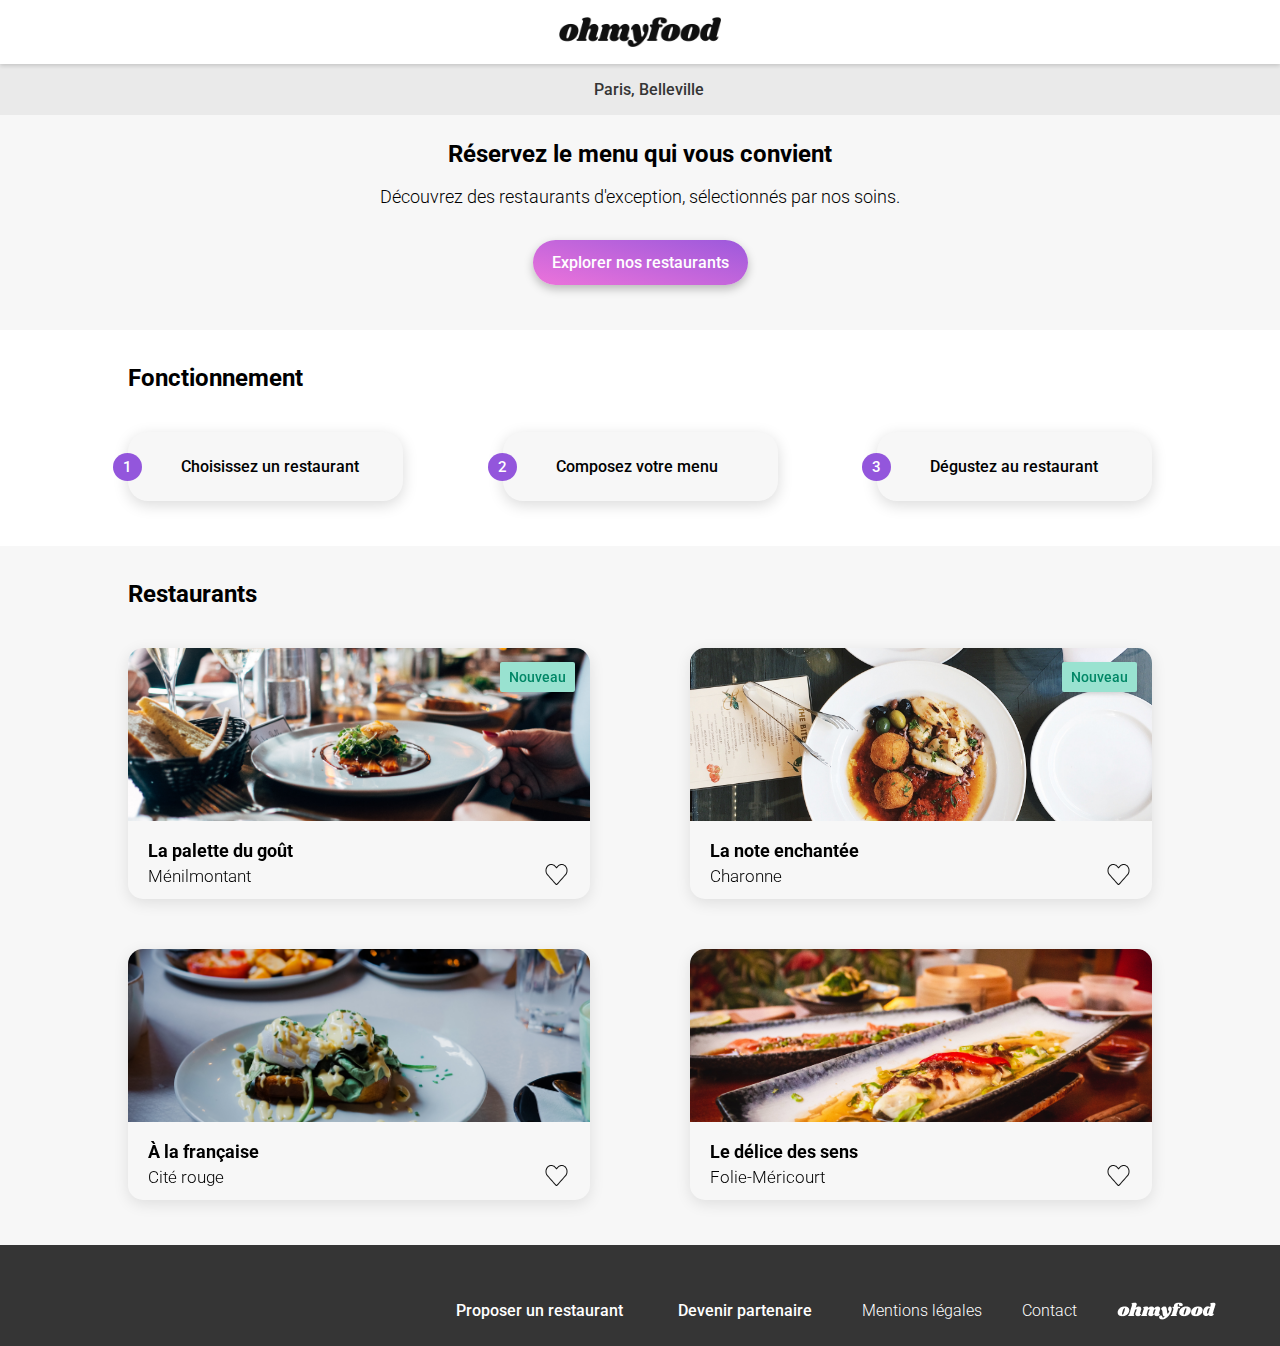
<file: index.html>
<!DOCTYPE html>
<html lang="fr">
<head>
    <meta charset="UTF-8">
    <meta name="viewport" content="width=device-width, initial-scale=1.0">
    <title>Ohmyfood</title>
    <link rel="preconnect" href="https://fonts.googleapis.com">
    <link rel="preconnect" href="https://fonts.gstatic.com" crossorigin>
    <link href="https://fonts.googleapis.com/css2?family=Roboto:wght@300;400;500;700&family=Shrikhand&display=swap" rel="stylesheet">
    <link rel="stylesheet" href="https://cdnjs.cloudflare.com/ajax/libs/font-awesome/6.4.0/css/all.min.css" integrity="sha512-iecdLmaskl7CVkqkXNQ/ZH/XLlvWZOJyj7Yy7tcenmpD1ypASozpmT/E0iPtmFIB46ZmdtAc9eNBvH0H/ZpiBw==" crossorigin="anonymous" referrerpolicy="no-referrer" />
    <link rel="stylesheet" href="assets/style/main.css">
</head>
<body>
    <div class="loader">
        <img src="assets/icons/loader.svg" alt="loader">
    </div>
    <div class="body_loading">
        <header class="header">
            <div class="header_logo">
                <img src="assets/images/logo/ohmyfood.png" alt="logo">
            </div>
            <div class="header_localisation-bar">
                <i class="fa-solid fa-location-dot"></i>
                <p>Paris, Belleville</p>
            </div>
        </header>
        <main>
            <section class="exploration">
                <h1>Réservez le menu qui vous convient</h1>
                <p>Découvrez des restaurants d'exception, sélectionnés par nos soins.</p>
                <button>Explorer nos restaurants</button>
            </section>
            <section class="explanation">
                <h1>Fonctionnement</h1>
                <div class="explanation_container">
                    <article class="explanation_bar" id="bar1">
                        <span>1</span>
                        <i class="fa-solid fa-mobile-screen-button"></i>
                        <p>Choisissez un restaurant</p>
                    </article>
                    <article class="explanation_bar" id="bar2">
                        <span>2</span>
                        <i class="fa-solid fa-list-ul"></i>
                        <p>Composez votre menu</p>
                    </article>
                    <article class="explanation_bar" id="bar3">
                        <span>3</span>
                        <i class="fa-solid fa-store"></i>
                        <p>Dégustez au restaurant</p>
                    </article>
                </div>
            </section>
            <section class="restaurants">
                <h1>Restaurants</h1>
                <article class="card" id="card_1" onclick="window.open('./restaurants/palette_du_gout.html')">
                    <img src="assets/images/restaurants/jay-wennington-N_Y88TWmGwA-unsplash.jpg" alt="restaurant-1">
                    <p class="card_badge">Nouveau</p>
                    <div class="card_content">
                        <div class="card_text">
                            <h2>La palette du goût</h2>
                            <p>Ménilmontant</p>
                        </div>
                        <div class="card_like">
                            <input type="image" src="assets/icons/heart.png" alt="like" class="card_unliked">
                            <input type="image" src="assets/icons/heart-liked.png" alt="liked" class="card_liked">
                        </div>
                    </div>
                </article>
                <article class="card" id="card_2" onclick="window.open('./restaurants/note_enchantee.html')">
                    <img src="assets/images/restaurants/stil-u2Lp8tXIcjw-unsplash.jpg" alt="restaurant-2">
                    <p class="card_badge">Nouveau</p>
                    <div class="card_content">
                        <div class="card_text">
                            <h2>La note enchantée</h2>
                            <p>Charonne</p>
                        </div>
                        <div class="card_like">
                            <input type="image" src="assets/icons/heart.png" alt="like" class="card_unliked">
                            <input type="image" src="assets/icons/heart-liked.png" alt="liked" class="card_liked">
                        </div>
                    </div>
                </article>
                <article class="card" id="card_3" onclick="window.open('./restaurants/a_la_francaise.html')">
                    <img src="assets/images/restaurants/toa-heftiba-DQKerTsQwi0-unsplash.jpg" alt="restaurant-3">
                    <div class="card_content">
                        <div class="card_text">
                            <h2>À la française</h2>
                            <p>Cité rouge</p>
                        </div>
                        <div class="card_like">
                            <input type="image" src="assets/icons/heart.png" alt="like" class="card_unliked">
                            <input type="image" src="assets/icons/heart-liked.png" alt="liked" class="card_liked">
                        </div>
                    </div>
                </article>
                <article class="card" id="card_4" onclick="window.open('./restaurants/delice_des_sens.html')">
                    <img src="assets/images/restaurants/louis-hansel-shotsoflouis-qNBGVyOCY8Q-unsplash.jpg" alt="restaurant-4">
                    <div class="card_content">
                        <div class="card_text">
                            <h2>Le délice des sens</h2>
                            <p>Folie-Méricourt</p>
                        </div>
                        <div class="card_like">
                            <input type="image" src="assets/icons/heart.png" alt="like" class="card_unliked">
                            <input type="image" src="assets/icons/heart-liked.png" alt="liked" class="card_liked">
                        </div>
                    </div>
                </article>
            </section>
        </main>
        <footer class="footer">
            <img src="../assets/images/logo/ohmyfood_white.png" alt="logo">
            <div class="navbar">
                <ul class="navbar_list">
                    <li><a href="#"><i class="fa-solid fa-utensils"></i>Proposer un restaurant</a></li>
                    <li><a href="#"><i class="fa-solid fa-handshake-angle"></i>Devenir partenaire</a></li>
                </ul>
                <ul class="navbar_list-lighter">
                    <li><a href="#">Mentions légales</a></li>
                    <li><a href="mailto:mail@ohmyfood.fr">Contact</a></li>
                </ul>
            </div>
        </footer>
    </div>
</body>
</html>
</file>
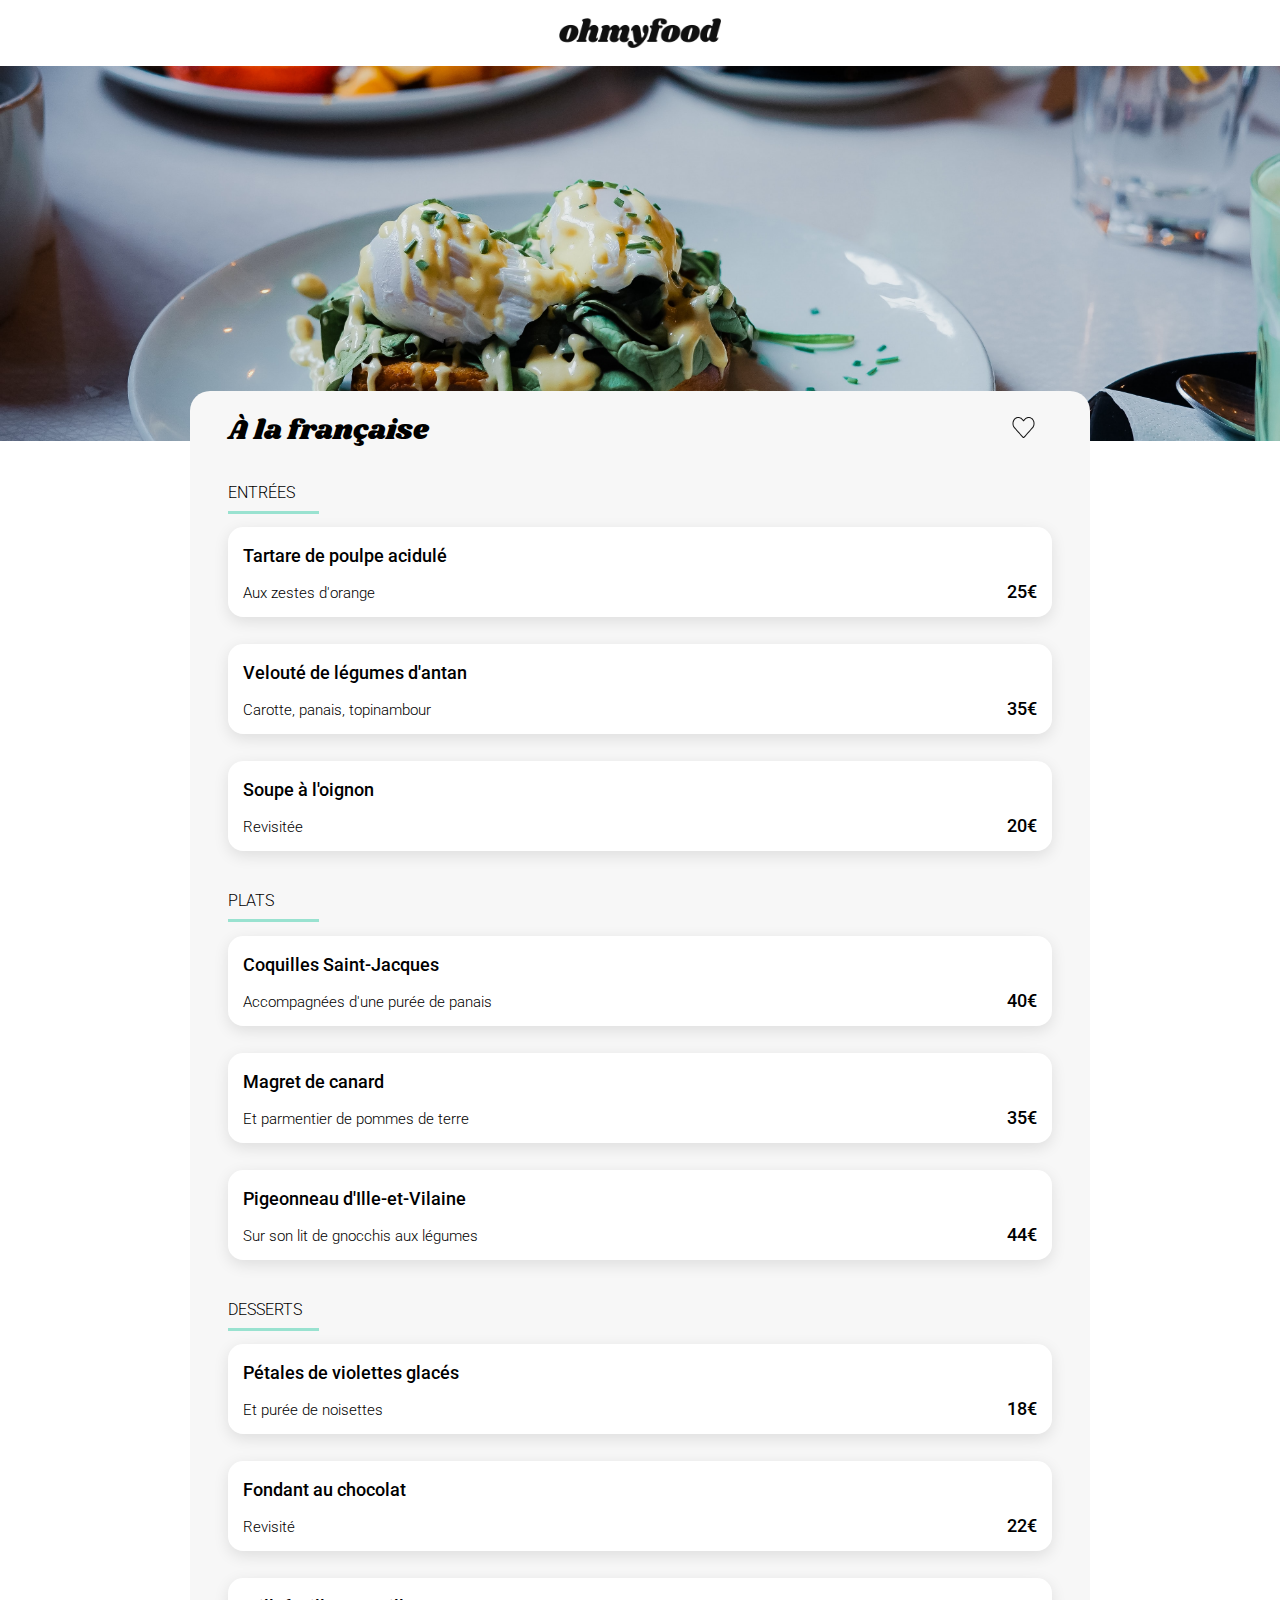
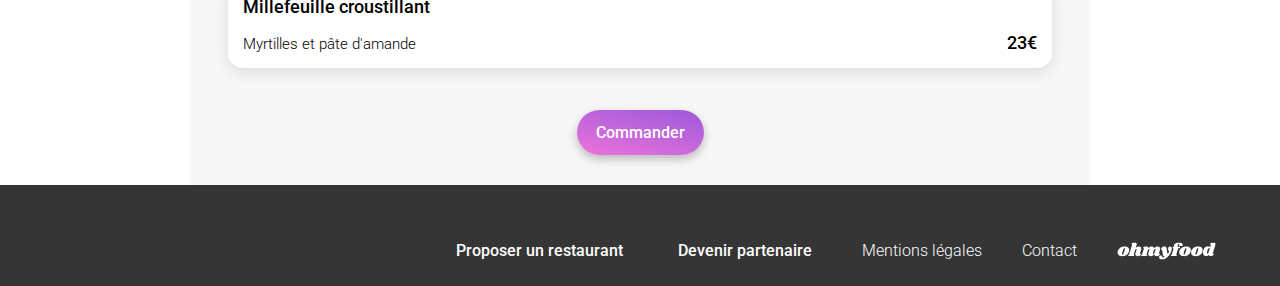
<file: restaurants/a_la_francaise.html>
<!DOCTYPE html>
<html lang="fr">
<head>
    <meta charset="UTF-8">
    <meta name="viewport" content="width=device-width, initial-scale=1.0">
    <title>À la française</title>
    <link rel="preconnect" href="https://fonts.googleapis.com">
    <link rel="preconnect" href="https://fonts.gstatic.com" crossorigin>
    <link href="https://fonts.googleapis.com/css2?family=Roboto:wght@300;400;500;700&family=Shrikhand&display=swap" rel="stylesheet">
    <link rel="stylesheet" href="https://cdnjs.cloudflare.com/ajax/libs/font-awesome/6.4.0/css/all.min.css" integrity="sha512-iecdLmaskl7CVkqkXNQ/ZH/XLlvWZOJyj7Yy7tcenmpD1ypASozpmT/E0iPtmFIB46ZmdtAc9eNBvH0H/ZpiBw==" crossorigin="anonymous" referrerpolicy="no-referrer" />
    <link rel="stylesheet" href="../assets/style/main.css">
</head>
<body>
    <div class="body_container">
    <header>
        <a href="../index.html"><i class="header_arrow fa-solid fa-arrow-left"></i></a>
        <div class="header_logo">
            <img src="../assets/images/logo/ohmyfood.png" alt="logo">
        </div>
        <div class="header_restaurant">
            <img src="../assets/images/restaurants/toa-heftiba-DQKerTsQwi0-unsplash.jpg" alt="restaurant">
        </div>
    </header>
    <main>
        <div class="menu_restaurant">
            <div class="menu_header">
                <h1>À la française</h1>
                <div class="card_like">
                    <input type="image" src="../assets/icons/heart.png" alt="like" class="card_unliked">
                    <input type="image" src="../assets/icons/heart-liked.png" alt="liked" class="card_liked">
                </div>
            </div>
            <section class="menu_section">
                <h2>ENTRÉES</h2>
                <article class="menu_item">
                    <div class="menu_text">
                        <h3>Tartare de poulpe acidulé</h3>
                        <p>Aux zestes d'orange</p>
                    </div>
                    <span>25€</span>
                    <div class="menu_icon">
                        <i class="fa-solid fa-check"></i>
                    </div>
                </article>
                <article class="menu_item">
                    <div class="menu_text">
                        <h3>Velouté de légumes d'antan</h3>
                        <p>Carotte, panais, topinambour</p>
                    </div>
                    <span>35€</span>
                    <div class="menu_icon">
                        <i class="fa-solid fa-check"></i>
                    </div>
                </article>
                <article class="menu_item">
                    <div class="menu_text">
                        <h3>Soupe à l'oignon</h3>
                        <p>Revisitée</p>
                    </div>
                    <span>20€</span>
                    <div class="menu_icon">
                        <i class="fa-solid fa-check"></i>
                    </div>
                </article>
            </section>
            <section class="menu_section">
                <h2>PLATS</h2>
                <article class="menu_item">
                    <div class="menu_text">
                        <h3>Coquilles Saint-Jacques</h3>
                        <p>Accompagnées d'une purée de panais</p>
                    </div>
                    <span>40€</span>
                    <div class="menu_icon">
                        <i class="fa-solid fa-check"></i>
                    </div>
                </article>
                <article class="menu_item">
                    <div class="menu_text">
                        <h3>Magret de canard</h3>
                        <p>Et parmentier de pommes de terre</p>
                    </div>
                    <span>35€</span>
                    <div class="menu_icon">
                        <i class="fa-solid fa-check"></i>
                    </div>
                </article>
                <article class="menu_item">
                    <div class="menu_text">
                        <h3>Pigeonneau d'Ille-et-Vilaine</h3>
                        <p>Sur son lit de gnocchis aux légumes</p>
                    </div>
                    <span>44€</span>
                    <div class="menu_icon">
                        <i class="fa-solid fa-check"></i>
                    </div>
                </article>
            </section>
            <section class="menu_section">
                <h2>DESSERTS</h2>
                <article class="menu_item">
                    <div class="menu_text">
                        <h3>Pétales de violettes glacés</h3>
                        <p>Et purée de noisettes</p>
                    </div>
                    <span>18€</span>
                    <div class="menu_icon">
                        <i class="fa-solid fa-check"></i>
                    </div>
                </article>
                <article class="menu_item">
                    <div class="menu_text">
                        <h3>Fondant au chocolat</h3>
                        <p>Revisité</p>
                    </div>
                    <span>22€</span>
                    <div class="menu_icon">
                        <i class="fa-solid fa-check"></i>
                    </div>
                </article>
                <article class="menu_item">
                    <div class="menu_text">
                        <h3>Millefeuille croustillant</h3>
                        <p>Myrtilles et pâte d'amande</p>
                    </div>
                    <span>23€</span>
                    <div class="menu_icon">
                        <i class="fa-solid fa-check"></i>
                    </div>
                </article>
            </section>
            <button>Commander</button>
        </div>
    </main>
    <footer class="footer">
        <img src="../assets/images/logo/ohmyfood_white.png" alt="logo">
        <div class="navbar">
            <ul class="navbar_list">
                <li><a href="#"><i class="fa-solid fa-utensils"></i>Proposer un restaurant</a></li>
                <li><a href="#"><i class="fa-solid fa-handshake-angle"></i>Devenir partenaire</a></li>
            </ul>
            <ul class="navbar_list-lighter">
                <li><a href="#">Mentions légales</a></li>
                <li><a href="mailto:mail@ohmyfood.fr">Contact</a></li>
            </ul>
        </div>
    </footer>
    </div>
</body>
</file>
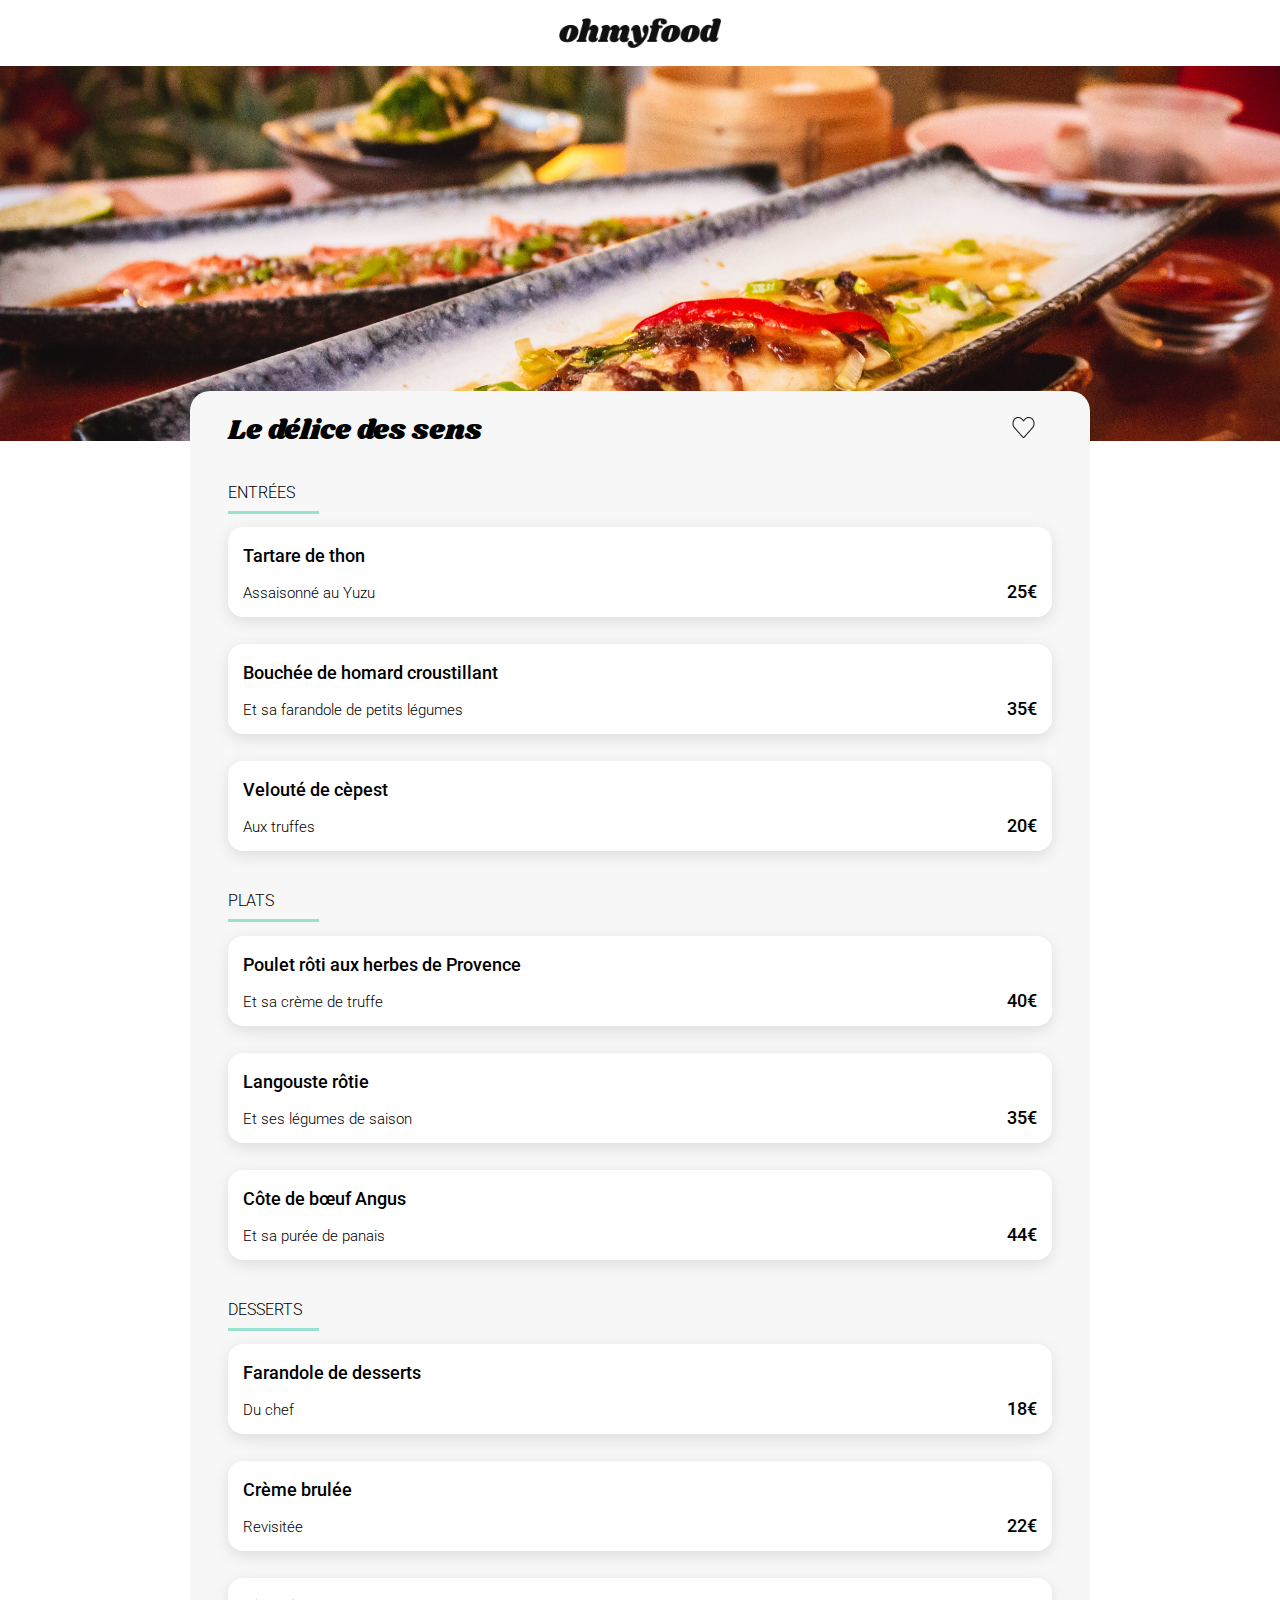
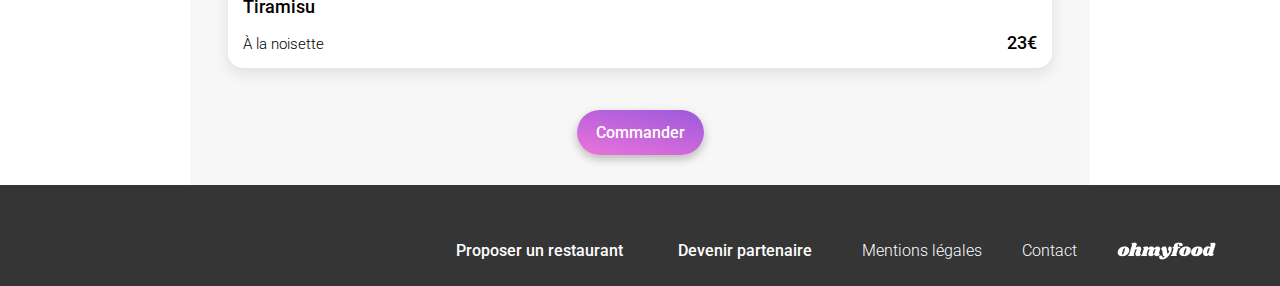
<file: restaurants/delice_des_sens.html>
<!DOCTYPE html>
<html lang="fr">
<head>
    <meta charset="UTF-8">
    <meta name="viewport" content="width=device-width, initial-scale=1.0">
    <title>Le délice des sens</title>
    <link rel="preconnect" href="https://fonts.googleapis.com">
    <link rel="preconnect" href="https://fonts.gstatic.com" crossorigin>
    <link href="https://fonts.googleapis.com/css2?family=Roboto:wght@300;400;500;700&family=Shrikhand&display=swap" rel="stylesheet">
    <link rel="stylesheet" href="https://cdnjs.cloudflare.com/ajax/libs/font-awesome/6.4.0/css/all.min.css" integrity="sha512-iecdLmaskl7CVkqkXNQ/ZH/XLlvWZOJyj7Yy7tcenmpD1ypASozpmT/E0iPtmFIB46ZmdtAc9eNBvH0H/ZpiBw==" crossorigin="anonymous" referrerpolicy="no-referrer" />
    <link rel="stylesheet" href="../assets/style/main.css">
</head>
<body>
    <div class="body_container">
    <header>
        <a href="index.html"><i class="header_arrow fa-solid fa-arrow-left"></i></a>
        <div class="header_logo">
            <img src="../assets/images/logo/ohmyfood.png" alt="logo">
        </div>
        <div class="header_restaurant">
            <img src="../assets/images/restaurants/louis-hansel-shotsoflouis-qNBGVyOCY8Q-unsplash.jpg" alt="restaurant">
        </div>
    </header>
    <main>
        <div class="menu_restaurant">
            <div class="menu_header">
                <h1>Le délice des sens</h1>
                <div class="card_like">
                    <input type="image" src="../assets/icons/heart.png" alt="like" class="card_unliked">
                    <input type="image" src="../assets/icons/heart-liked.png" alt="liked" class="card_liked">
                </div>
            </div>
            <section class="menu_section">
                <h2>ENTRÉES</h2>
                <article class="menu_item">
                    <div class="menu_text">
                        <h3>Tartare de thon</h3>
                        <p>Assaisonné au Yuzu</p>
                    </div>
                    <span>25€</span>
                    <div class="menu_icon">
                        <i class="fa-solid fa-check"></i>
                    </div>
                </article>
                <article class="menu_item">
                    <div class="menu_text">
                        <h3>Bouchée de homard croustillant </h3>
                        <p>Et sa farandole de petits légumes</p>
                    </div>
                    <span>35€</span>
                    <div class="menu_icon">
                        <i class="fa-solid fa-check"></i>
                    </div>
                </article>
                <article class="menu_item">
                    <div class="menu_text">
                        <h3>Velouté de cèpest</h3>
                        <p>Aux truffes</p>
                    </div>
                    <span>20€</span>
                    <div class="menu_icon">
                        <i class="fa-solid fa-check"></i>
                    </div>
                </article>
            </section>
            <section class="menu_section">
                <h2>PLATS</h2>
                <article class="menu_item">
                    <div class="menu_text">
                        <h3>Poulet rôti aux herbes de Provence</h3>
                        <p>Et sa crème de truffe</p>
                    </div>
                    <span>40€</span>
                    <div class="menu_icon">
                        <i class="fa-solid fa-check"></i>
                    </div>
                </article>
                <article class="menu_item">
                    <div class="menu_text">
                        <h3>Langouste rôtie</h3>
                        <p>Et ses légumes de saison</p>
                    </div>
                    <span>35€</span>
                    <div class="menu_icon">
                        <i class="fa-solid fa-check"></i>
                    </div>
                </article>
                <article class="menu_item">
                    <div class="menu_text">
                        <h3>Côte de bœuf Angus</h3>
                        <p>Et sa purée de panais</p>
                    </div>
                    <span>44€</span>
                    <div class="menu_icon">
                        <i class="fa-solid fa-check"></i>
                    </div>
                </article>
            </section>
            <section class="menu_section">
                <h2>DESSERTS</h2>
                <article class="menu_item">
                    <div class="menu_text">
                        <h3>Farandole de desserts</h3>
                        <p>Du chef</p>
                    </div>
                    <span>18€</span>
                    <div class="menu_icon">
                        <i class="fa-solid fa-check"></i>
                    </div>
                </article>
                <article class="menu_item">
                    <div class="menu_text">
                        <h3>Crème brulée</h3>
                        <p>Revisitée</p>
                    </div>
                    <span>22€</span>
                    <div class="menu_icon">
                        <i class="fa-solid fa-check"></i>
                    </div>
                </article>
                <article class="menu_item">
                    <div class="menu_text">
                        <h3>Tiramisu</h3>
                        <p>À la noisette</p>
                    </div>
                    <span>23€</span>
                    <div class="menu_icon">
                        <i class="fa-solid fa-check"></i>
                    </div>
                </article>
            </section>
            <button>Commander</button>
        </div>
    </main>
    <footer class="footer">
        <img src="../assets/images/logo/ohmyfood_white.png" alt="logo">
        <div class="navbar">
            <ul class="navbar_list">
                <li><a href="#"><i class="fa-solid fa-utensils"></i>Proposer un restaurant</a></li>
                <li><a href="#"><i class="fa-solid fa-handshake-angle"></i>Devenir partenaire</a></li>
            </ul>
            <ul class="navbar_list-lighter">
                <li><a href="#">Mentions légales</a></li>
                <li><a href="mailto:mail@ohmyfood.fr">Contact</a></li>
            </ul>
        </div>
    </footer>
    </div>
</body>
</file>
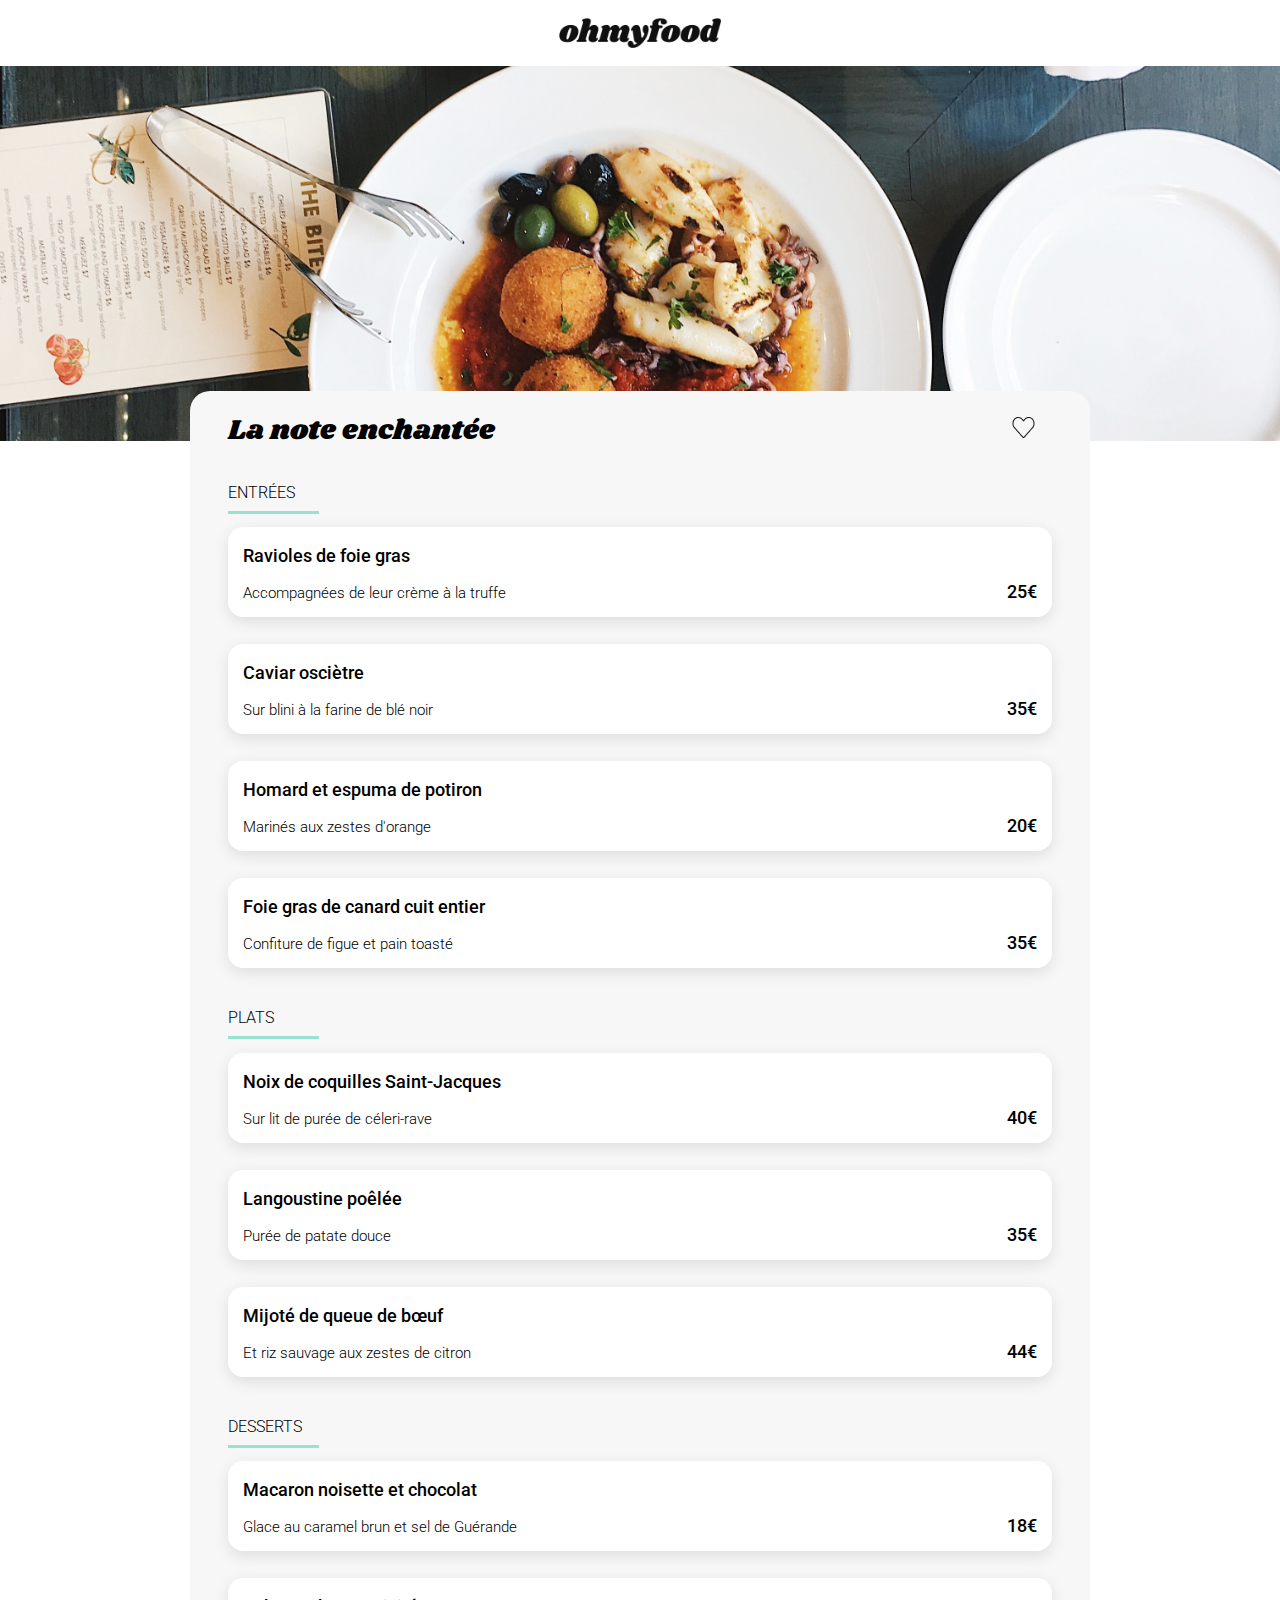
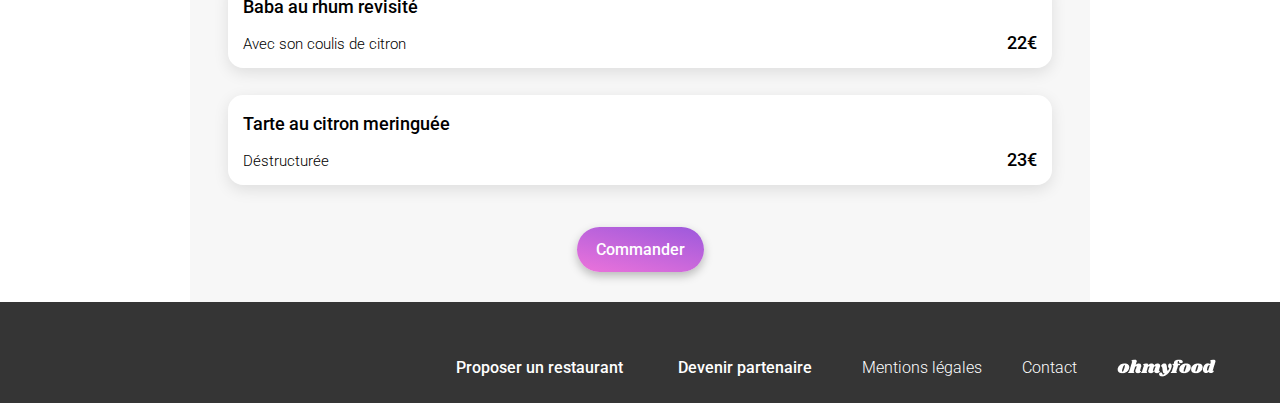
<file: restaurants/note_enchantee.html>
<!DOCTYPE html>
<html lang="fr">
<head>
    <meta charset="UTF-8">
    <meta name="viewport" content="width=device-width, initial-scale=1.0">
    <title>La note enchantée</title>
    <link rel="preconnect" href="https://fonts.googleapis.com">
    <link rel="preconnect" href="https://fonts.gstatic.com" crossorigin>
    <link href="https://fonts.googleapis.com/css2?family=Roboto:wght@300;400;500;700&family=Shrikhand&display=swap" rel="stylesheet">
    <link rel="stylesheet" href="https://cdnjs.cloudflare.com/ajax/libs/font-awesome/6.4.0/css/all.min.css" integrity="sha512-iecdLmaskl7CVkqkXNQ/ZH/XLlvWZOJyj7Yy7tcenmpD1ypASozpmT/E0iPtmFIB46ZmdtAc9eNBvH0H/ZpiBw==" crossorigin="anonymous" referrerpolicy="no-referrer" />
    <link rel="stylesheet" href="../assets/style/main.css">
</head>
<body>
    <div class="body_container">
    <header>
        <a href="../index.html"><i class="header_arrow fa-solid fa-arrow-left"></i></a>
        <div class="header_logo">
            <img src="../assets/images/logo/ohmyfood.png" alt="logo">
        </div>
        <div class="header_restaurant">
            <img src="../assets/images/restaurants/stil-u2Lp8tXIcjw-unsplash.jpg" alt="restaurant">
        </div>
    </header>
    <main>
        <div class="menu_restaurant">
            <div class="menu_header">
                <h1>La note enchantée</h1>
                <div class="card_like">
                    <input type="image" src="../assets/icons/heart.png" alt="like" class="card_unliked">
                    <input type="image" src="../assets/icons/heart-liked.png" alt="liked" class="card_liked">
                </div>
            </div>
            <section class="menu_section">
                <h2>ENTRÉES</h2>
                <article class="menu_item">
                    <div class="menu_text">
                        <h3>Ravioles de foie gras</h3>
                        <p>Accompagnées de leur crème à la truffe</p>
                    </div>
                    <span>25€</span>
                    <div class="menu_icon">
                        <i class="fa-solid fa-check"></i>
                    </div>
                </article>
                <article class="menu_item">
                    <div class="menu_text">
                        <h3>Caviar osciètre</h3>
                        <p>Sur blini à la farine de blé noir</p>
                    </div>
                    <span>35€</span>
                    <div class="menu_icon">
                        <i class="fa-solid fa-check"></i>
                    </div>
                </article>
                <article class="menu_item">
                    <div class="menu_text">
                        <h3>Homard et espuma de potiron</h3>
                        <p>Marinés aux zestes d'orange</p>
                    </div>
                    <span>20€</span>
                    <div class="menu_icon">
                        <i class="fa-solid fa-check"></i>
                    </div>
                </article>
                <article class="menu_item">
                    <div class="menu_text">
                        <h3>Foie gras de canard cuit entier</h3>
                        <p>Confiture de figue et pain toasté</p>
                    </div>
                    <span>35€</span>
                    <div class="menu_icon">
                        <i class="fa-solid fa-check"></i>
                    </div>
                </article>
            </section>
            <section class="menu_section">
                <h2>PLATS</h2>
                <article class="menu_item">
                    <div class="menu_text">
                        <h3>Noix de coquilles Saint-Jacques</h3>
                        <p>Sur lit de purée de céleri-rave</p>
                    </div>
                    <span>40€</span>
                    <div class="menu_icon">
                        <i class="fa-solid fa-check"></i>
                    </div>
                </article>
                <article class="menu_item">
                    <div class="menu_text">
                        <h3>Langoustine poêlée</h3>
                        <p>Purée de patate douce</p>
                    </div>
                    <span>35€</span>
                    <div class="menu_icon">
                        <i class="fa-solid fa-check"></i>
                    </div>
                </article>
                <article class="menu_item">
                    <div class="menu_text">
                        <h3>Mijoté de queue de bœuf</h3>
                        <p>Et riz sauvage aux zestes de citron</p>
                    </div>
                    <span>44€</span>
                    <div class="menu_icon">
                        <i class="fa-solid fa-check"></i>
                    </div>
                </article>
            </section>
            <section class="menu_section">
                <h2>DESSERTS</h2>
                <article class="menu_item">
                    <div class="menu_text">
                        <h3>Macaron noisette et chocolat</h3>
                        <p>Glace au caramel brun et sel de Guérande</p>
                    </div>
                    <span>18€</span>
                    <div class="menu_icon">
                        <i class="fa-solid fa-check"></i>
                    </div>
                </article>
                <article class="menu_item">
                    <div class="menu_text">
                        <h3>Baba au rhum revisité</h3>
                        <p>Avec son coulis de citron</p>
                    </div>
                    <span>22€</span>
                    <div class="menu_icon">
                        <i class="fa-solid fa-check"></i>
                    </div>
                </article>
                <article class="menu_item">
                    <div class="menu_text">
                        <h3>Tarte au citron meringuée</h3>
                        <p>Déstructurée</p>
                    </div>
                    <span>23€</span>
                    <div class="menu_icon">
                        <i class="fa-solid fa-check"></i>
                    </div>
                </article>
            </section>
            <button>Commander</button>
        </div>
    </main>
    <footer class="footer">
        <img src="../assets/images/logo/ohmyfood_white.png" alt="logo">
        <div class="navbar">
            <ul class="navbar_list">
                <li><a href="#"><i class="fa-solid fa-utensils"></i>Proposer un restaurant</a></li>
                <li><a href="#"><i class="fa-solid fa-handshake-angle"></i>Devenir partenaire</a></li>
            </ul>
            <ul class="navbar_list-lighter">
                <li><a href="#">Mentions légales</a></li>
                <li><a href="mailto:mail@ohmyfood.fr">Contact</a></li>
            </ul>
        </div>
    </footer>
    </div>
</body>
</file>
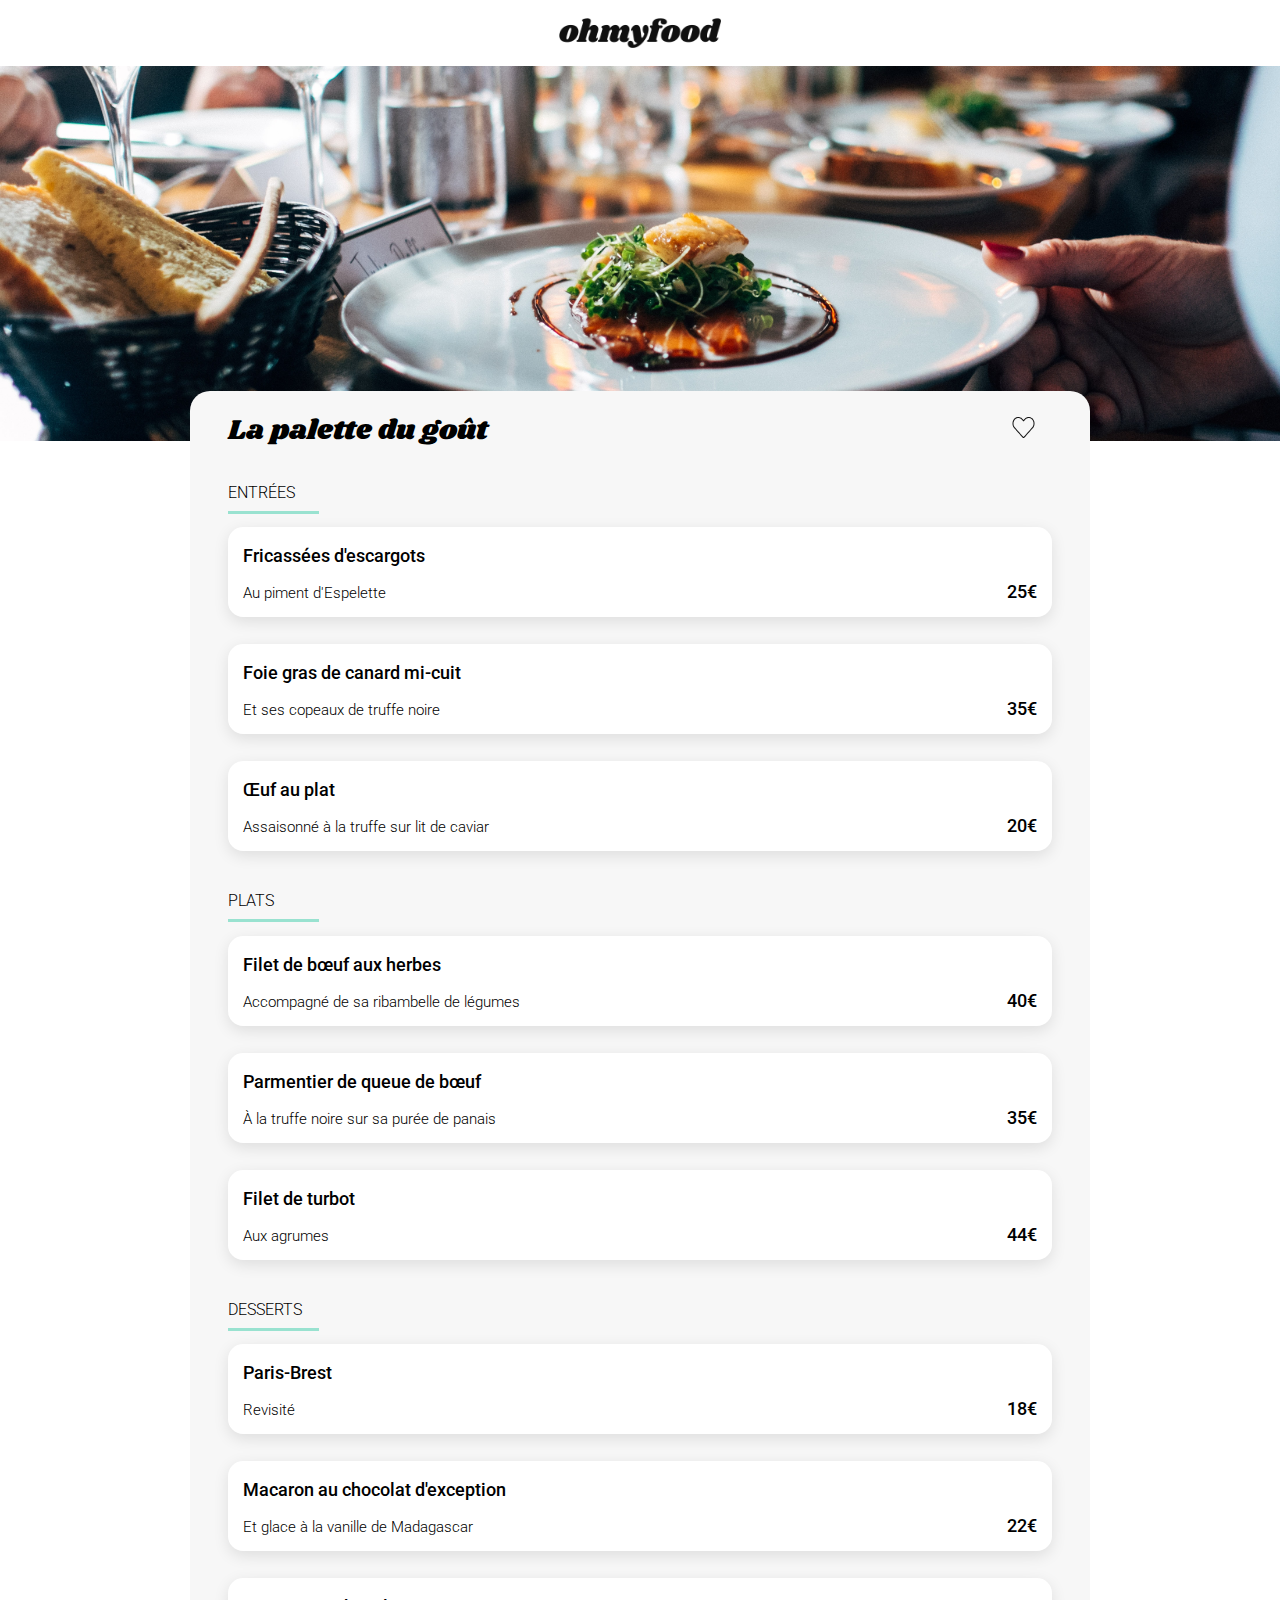
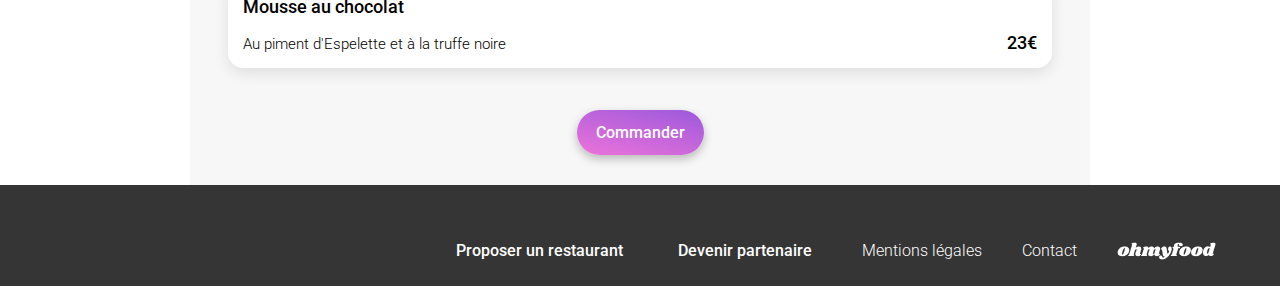
<file: restaurants/palette_du_gout.html>
<!DOCTYPE html>
<html lang="fr">
<head>
    <meta charset="UTF-8">
    <meta name="viewport" content="width=device-width, initial-scale=1.0">
    <title>La palette du goût</title>
    <link rel="preconnect" href="https://fonts.googleapis.com">
    <link rel="preconnect" href="https://fonts.gstatic.com" crossorigin>
    <link href="https://fonts.googleapis.com/css2?family=Roboto:wght@300;400;500;700&family=Shrikhand&display=swap" rel="stylesheet">
    <link rel="stylesheet" href="https://cdnjs.cloudflare.com/ajax/libs/font-awesome/6.4.0/css/all.min.css" integrity="sha512-iecdLmaskl7CVkqkXNQ/ZH/XLlvWZOJyj7Yy7tcenmpD1ypASozpmT/E0iPtmFIB46ZmdtAc9eNBvH0H/ZpiBw==" crossorigin="anonymous" referrerpolicy="no-referrer" />
    <link rel="stylesheet" href="../assets/style/main.css">
</head>
<body>
    <div class="body_container">
    <header>
        <a href="../index.html"><i class="header_arrow fa-solid fa-arrow-left"></i></a>
        <div class="header_logo">
            <img src="../assets/images/logo/ohmyfood.png" alt="logo">
        </div>
        <div class="header_restaurant">
            <img src="../assets/images/restaurants/jay-wennington-N_Y88TWmGwA-unsplash.jpg" alt="restaurant">
        </div>
    </header>
    <main>
        <div class="menu_restaurant">
            <div class="menu_header">
                <h1>La palette du goût</h1>
                <div class="card_like">
                    <input type="image" src="../assets/icons/heart.png" alt="like" class="card_unliked">
                    <input type="image" src="../assets/icons/heart-liked.png" alt="liked" class="card_liked">
                </div>
            </div>
            <section class="menu_section">
                <h2>ENTRÉES</h2>
                <article class="menu_item">
                    <div class="menu_text">
                        <h3>Fricassées d'escargots</h3>
                        <p>Au piment d'Espelette</p>
                    </div>
                    <span>25€</span>
                    <div class="menu_icon">
                        <i class="fa-solid fa-check"></i>
                    </div>
                </article>
                <article class="menu_item">
                    <div class="menu_text">
                        <h3>Foie gras de canard mi-cuit</h3>
                        <p>Et ses copeaux de truffe noire</p>
                    </div>
                    <span>35€</span>
                    <div class="menu_icon">
                        <i class="fa-solid fa-check"></i>
                    </div>
                </article>
                <article class="menu_item">
                    <div class="menu_text">
                        <h3>Œuf au plat</h3>
                        <p>Assaisonné à la truffe sur lit de caviar</p>
                    </div>
                    <span>20€</span>
                    <div class="menu_icon">
                        <i class="fa-solid fa-check"></i>
                    </div>
                </article>
            </section>
            <section class="menu_section">
                <h2>PLATS</h2>
                <article class="menu_item">
                    <div class="menu_text">
                        <h3>Filet de bœuf aux herbes</h3>
                        <p>Accompagné de sa ribambelle de légumes</p>
                    </div>
                    <span>40€</span>
                    <div class="menu_icon">
                        <i class="fa-solid fa-check"></i>
                    </div>
                </article>
                <article class="menu_item">
                    <div class="menu_text">
                        <h3>Parmentier de queue de bœuf</h3>
                        <p>À la truffe noire sur sa purée de panais</p>
                    </div>
                    <span>35€</span>
                    <div class="menu_icon">
                        <i class="fa-solid fa-check"></i>
                    </div>
                </article>
                <article class="menu_item">
                    <div class="menu_text">
                        <h3>Filet de turbot</h3>
                        <p>Aux agrumes</p>
                    </div>
                    <span>44€</span>
                    <div class="menu_icon">
                        <i class="fa-solid fa-check"></i>
                    </div>
                </article>
            </section>
            <section class="menu_section">
                <h2>DESSERTS</h2>
                <article class="menu_item">
                    <div class="menu_text">
                        <h3>Paris-Brest</h3>
                        <p>Revisité</p>
                    </div>
                    <span>18€</span>
                    <div class="menu_icon">
                        <i class="fa-solid fa-check"></i>
                    </div>
                </article>
                <article class="menu_item">
                    <div class="menu_text">
                        <h3>Macaron au chocolat d'exception</h3>
                        <p>Et glace à la vanille de Madagascar</p>
                    </div>
                    <span>22€</span>
                    <div class="menu_icon">
                        <i class="fa-solid fa-check"></i>
                    </div>
                </article>
                <article class="menu_item">
                    <div class="menu_text">
                        <h3>Mousse au chocolat</h3>
                        <p>Au piment d'Espelette et à la truffe noire</p>
                    </div>
                    <span>23€</span>
                    <div class="menu_icon">
                        <i class="fa-solid fa-check"></i>
                    </div>
                </article>
            </section>
            <button>Commander</button>
        </div>
    </main>
    <footer class="footer">
        <img src="../assets/images/logo/ohmyfood_white.png" alt="logo">
        <div class="navbar">
            <ul class="navbar_list">
                <li><a href="#"><i class="fa-solid fa-utensils"></i>Proposer un restaurant</a></li>
                <li><a href="#"><i class="fa-solid fa-handshake-angle"></i>Devenir partenaire</a></li>
            </ul>
            <ul class="navbar_list-lighter">
                <li><a href="#">Mentions légales</a></li>
                <li><a href="mailto:mail@ohmyfood.fr">Contact</a></li>
            </ul>
        </div>
    </footer>
    </div>
</body>
</file>
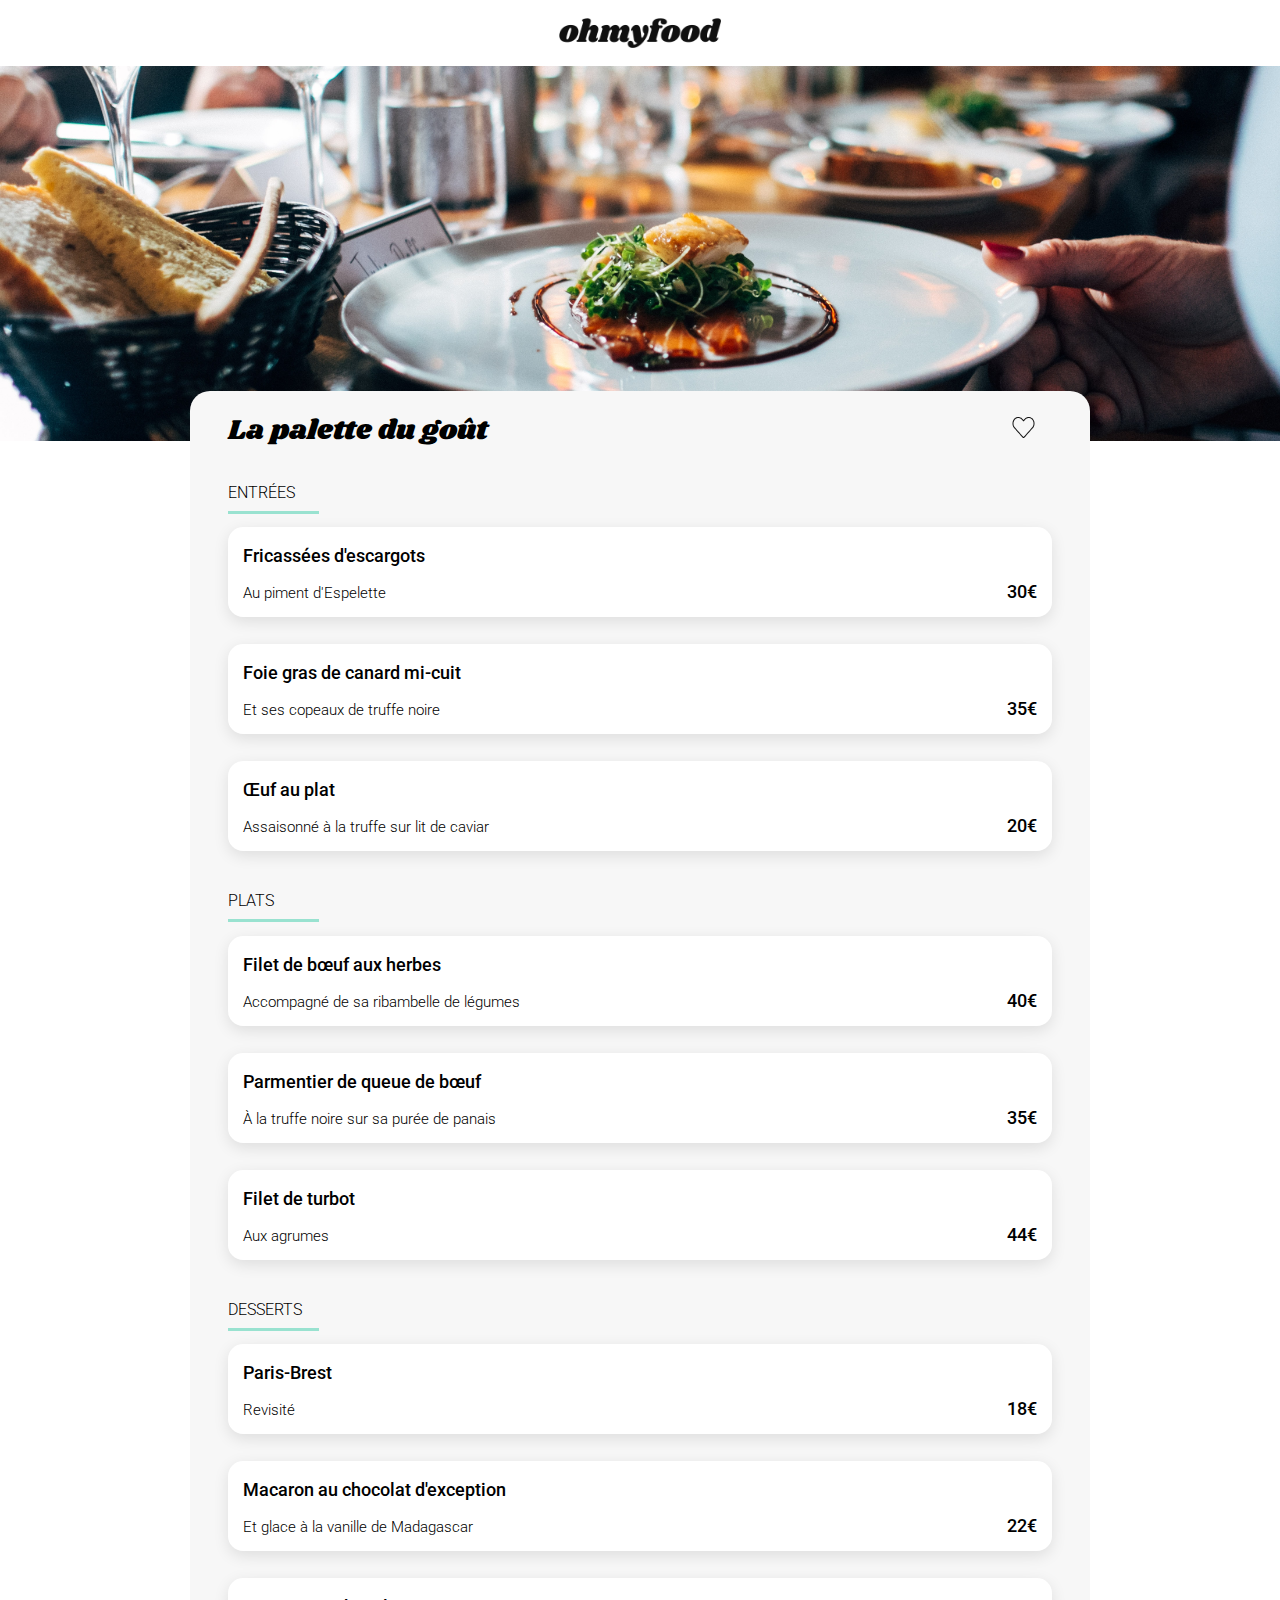
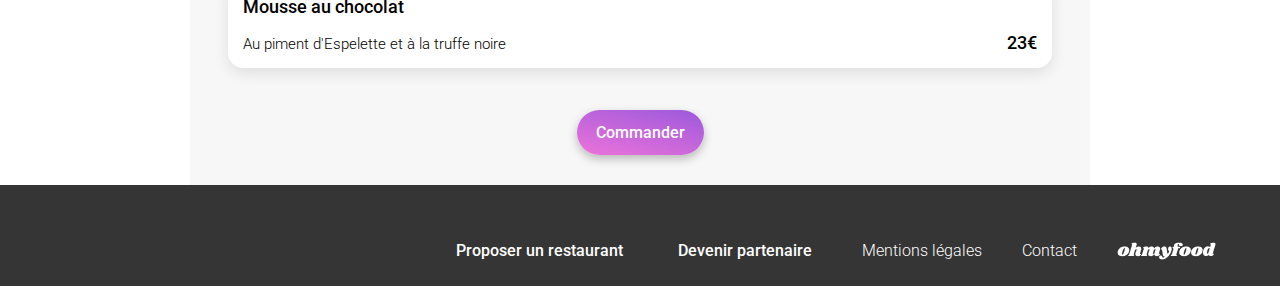
<file: restaurants/restaurant_template copy 3.html>
<!DOCTYPE html>
<html lang="fr">
<head>
    <meta charset="UTF-8">
    <meta name="viewport" content="width=device-width, initial-scale=1.0">
    <title>Restaurant</title>
    <link rel="preconnect" href="https://fonts.googleapis.com">
    <link rel="preconnect" href="https://fonts.gstatic.com" crossorigin>
    <link href="https://fonts.googleapis.com/css2?family=Roboto:wght@300;400;500;700&family=Shrikhand&display=swap" rel="stylesheet">
    <link rel="stylesheet" href="https://cdnjs.cloudflare.com/ajax/libs/font-awesome/6.4.0/css/all.min.css" integrity="sha512-iecdLmaskl7CVkqkXNQ/ZH/XLlvWZOJyj7Yy7tcenmpD1ypASozpmT/E0iPtmFIB46ZmdtAc9eNBvH0H/ZpiBw==" crossorigin="anonymous" referrerpolicy="no-referrer" />
    <link rel="stylesheet" href="../assets/style/main.css">
</head>
<body>
    <div class="body_container">
    <header>
        <a href="/index.html"><i class="header_arrow fa-solid fa-arrow-left"></i></a>
        <div class="header_logo">
            <img src="../assets/images/logo/ohmyfood.png" alt="logo">
        </div>
        <div class="header_restaurant">
            <img src="../assets/images/restaurants/jay-wennington-N_Y88TWmGwA-unsplash.jpg" alt="restaurant">
        </div>
    </header>
    <main>
        <div class="menu_restaurant">
            <div class="menu_header">
                <h1>La palette du goût</h1>
                <div class="card_like">
                    <input type="image" src="../assets/icons/heart.png" alt="like" class="card_unliked">
                    <input type="image" src="../assets/icons/heart-liked.png" alt="liked" class="card_liked">
                </div>
            </div>
            <section class="menu_section">
                <h2>ENTRÉES</h2>
                <article class="menu_item">
                    <div class="menu_text">
                        <h3>Fricassées d'escargots</h3>
                        <p>Au piment d'Espelette</p>
                    </div>
                    <span>30€</span>
                    <div class="menu_icon">
                        <i class="fa-solid fa-check"></i>
                    </div>
                </article>
                <article class="menu_item">
                    <div class="menu_text">
                        <h3>Foie gras de canard mi-cuit</h3>
                        <p>Et ses copeaux de truffe noire</p>
                    </div>
                    <span>35€</span>
                    <div class="menu_icon">
                        <i class="fa-solid fa-check"></i>
                    </div>
                </article>
                <article class="menu_item">
                    <div class="menu_text">
                        <h3>Œuf au plat</h3>
                        <p>Assaisonné à la truffe sur lit de caviar</p>
                    </div>
                    <span>20€</span>
                    <div class="menu_icon">
                        <i class="fa-solid fa-check"></i>
                    </div>
                </article>
            </section>
            <section class="menu_section">
                <h2>PLATS</h2>
                <article class="menu_item">
                    <div class="menu_text">
                        <h3>Filet de bœuf aux herbes</h3>
                        <p>Accompagné de sa ribambelle de légumes</p>
                    </div>
                    <span>40€</span>
                    <div class="menu_icon">
                        <i class="fa-solid fa-check"></i>
                    </div>
                </article>
                <article class="menu_item">
                    <div class="menu_text">
                        <h3>Parmentier de queue de bœuf</h3>
                        <p>À la truffe noire sur sa purée de panais</p>
                    </div>
                    <span>35€</span>
                    <div class="menu_icon">
                        <i class="fa-solid fa-check"></i>
                    </div>
                </article>
                <article class="menu_item">
                    <div class="menu_text">
                        <h3>Filet de turbot</h3>
                        <p>Aux agrumes</p>
                    </div>
                    <span>44€</span>
                    <div class="menu_icon">
                        <i class="fa-solid fa-check"></i>
                    </div>
                </article>
            </section>
            <section class="menu_section">
                <h2>DESSERTS</h2>
                <article class="menu_item">
                    <div class="menu_text">
                        <h3>Paris-Brest</h3>
                        <p>Revisité</p>
                    </div>
                    <span>18€</span>
                    <div class="menu_icon">
                        <i class="fa-solid fa-check"></i>
                    </div>
                </article>
                <article class="menu_item">
                    <div class="menu_text">
                        <h3>Macaron au chocolat d'exception</h3>
                        <p>Et glace à la vanille de Madagascar</p>
                    </div>
                    <span>22€</span>
                    <div class="menu_icon">
                        <i class="fa-solid fa-check"></i>
                    </div>
                </article>
                <article class="menu_item">
                    <div class="menu_text">
                        <h3>Mousse au chocolat</h3>
                        <p>Au piment d'Espelette et à la truffe noire</p>
                    </div>
                    <span>23€</span>
                    <div class="menu_icon">
                        <i class="fa-solid fa-check"></i>
                    </div>
                </article>
            </section>
            <button>Commander</button>
        </div>
    </main>
    <footer class="footer">
        <img src="../assets/images/logo/ohmyfood_white.png" alt="logo">
        <div class="navbar">
            <ul class="navbar_list">
                <li><a href="#"><i class="fa-solid fa-utensils"></i>Proposer un restaurant</a></li>
                <li><a href="#"><i class="fa-solid fa-handshake-angle"></i>Devenir partenaire</a></li>
            </ul>
            <ul class="navbar_list-lighter">
                <li><a href="#">Mentions légales</a></li>
                <li><a href="mailto:mail@ohmyfood.fr">Contact</a></li>
            </ul>
        </div>
    </footer>
    </div>
</body>
</file>
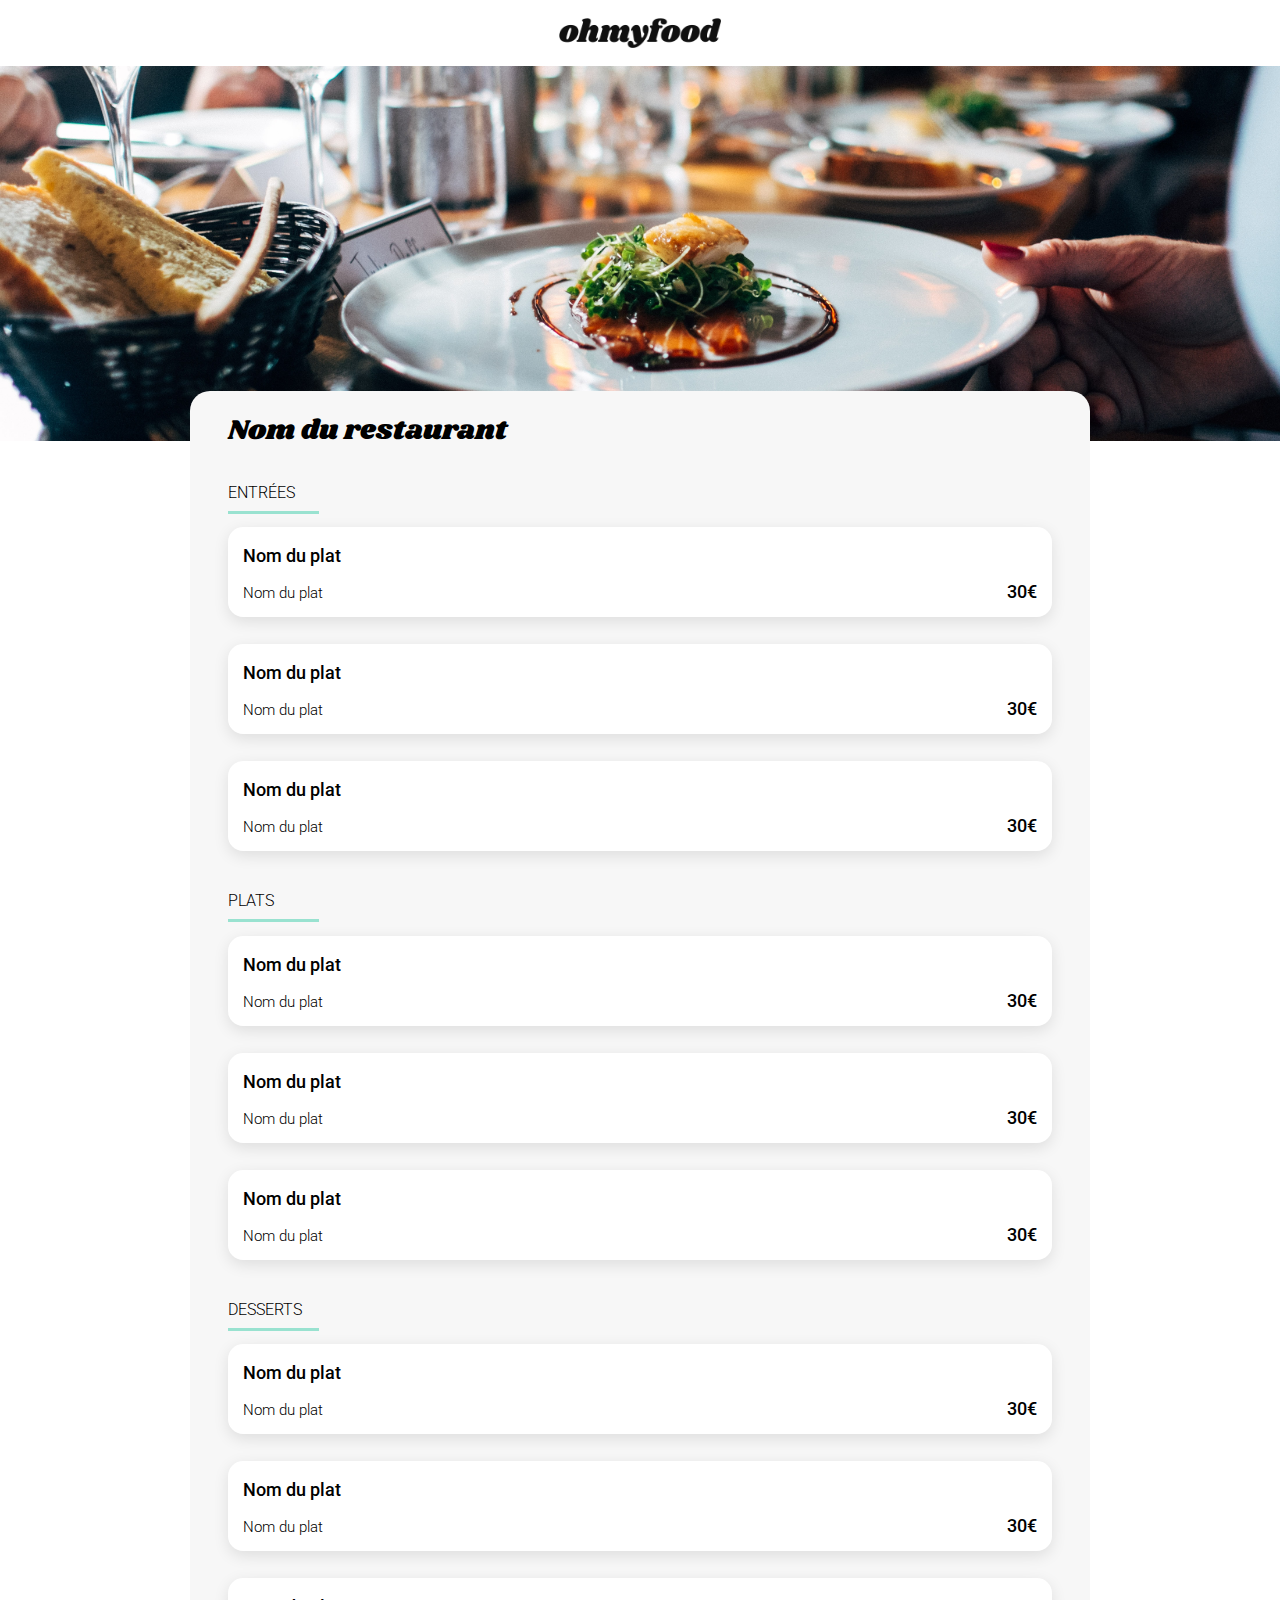
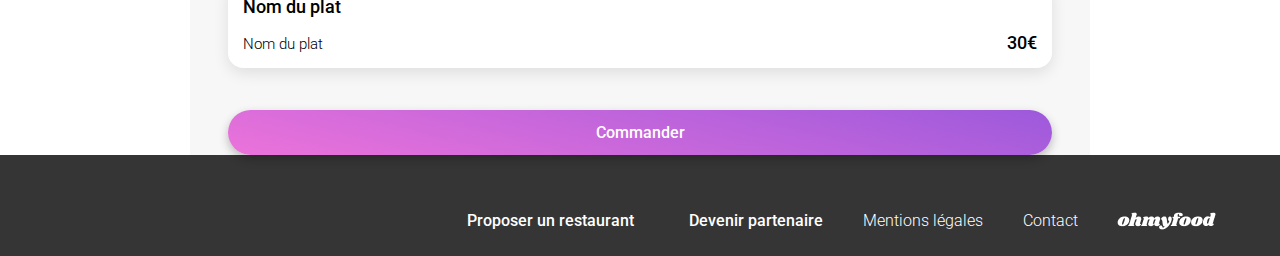
<file: restaurants/restaurant_template.html>
<!DOCTYPE html>
<html lang="fr">
<head>
    <meta charset="UTF-8">
    <meta name="viewport" content="width=device-width, initial-scale=1.0">
    <title>Restaurant</title>
    <link rel="preconnect" href="https://fonts.googleapis.com">
    <link rel="preconnect" href="https://fonts.gstatic.com" crossorigin>
    <link href="https://fonts.googleapis.com/css2?family=Roboto:wght@300;400;500;700&family=Shrikhand&display=swap" rel="stylesheet">
    <link rel="stylesheet" href="https://cdnjs.cloudflare.com/ajax/libs/font-awesome/6.4.0/css/all.min.css" integrity="sha512-iecdLmaskl7CVkqkXNQ/ZH/XLlvWZOJyj7Yy7tcenmpD1ypASozpmT/E0iPtmFIB46ZmdtAc9eNBvH0H/ZpiBw==" crossorigin="anonymous" referrerpolicy="no-referrer" />
    <link rel="stylesheet" href="../assets/style/style.css">
</head>
<body>
    <div class="body_container">
    <header>
        <div class="header_logo">
            <img src="../assets/images/logo/ohmyfood.png" alt="logo">
        </div>
        <div class="header_restaurant">
            <img src="../assets/images/restaurants/jay-wennington-N_Y88TWmGwA-unsplash.jpg" alt="restaurant">
        </div>
    </header>
    <main>
        <div class="menu_restaurant">
            <h1>Nom du restaurant</h1>
            <section class="menu_section">
                <h2>ENTRÉES</h2>
                <article class="menu_item">
                    <div class="menu_text">
                        <h3>Nom du plat</h3>
                        <p>Nom du plat</p>
                    </div>
                    <span>30€</span>
                    <div class="menu_icon">
                        <i class="fa-solid fa-check"></i>
                    </div>
                </article>
                <article class="menu_item">
                    <div class="menu_text">
                        <h3>Nom du plat</h3>
                        <p>Nom du plat</p>
                    </div>
                    <span>30€</span>
                    <div class="menu_icon">
                        <i class="fa-solid fa-check"></i>
                    </div>
                </article>
                <article class="menu_item">
                    <div class="menu_text">
                        <h3>Nom du plat</h3>
                        <p>Nom du plat</p>
                    </div>
                    <span>30€</span>
                    <div class="menu_icon">
                        <i class="fa-solid fa-check"></i>
                    </div>
                </article>
            </section>
            <section class="menu_section">
                <h2>PLATS</h2>
                <article class="menu_item">
                    <div class="menu_text">
                        <h3>Nom du plat</h3>
                        <p>Nom du plat</p>
                    </div>
                    <span>30€</span>
                    <div class="menu_icon">
                        <i class="fa-solid fa-check"></i>
                    </div>
                </article>
                <article class="menu_item">
                    <div class="menu_text">
                        <h3>Nom du plat</h3>
                        <p>Nom du plat</p>
                    </div>
                    <span>30€</span>
                    <div class="menu_icon">
                        <i class="fa-solid fa-check"></i>
                    </div>
                </article>
                <article class="menu_item">
                    <div class="menu_text">
                        <h3>Nom du plat</h3>
                        <p>Nom du plat</p>
                    </div>
                    <span>30€</span>
                    <div class="menu_icon">
                        <i class="fa-solid fa-check"></i>
                    </div>
                </article>
            </section>
            <section class="menu_section">
                <h2>DESSERTS</h2>
                <article class="menu_item">
                    <div class="menu_text">
                        <h3>Nom du plat</h3>
                        <p>Nom du plat</p>
                    </div>
                    <span>30€</span>
                    <div class="menu_icon">
                        <i class="fa-solid fa-check"></i>
                    </div>
                </article>
                <article class="menu_item">
                    <div class="menu_text">
                        <h3>Nom du plat</h3>
                        <p>Nom du plat</p>
                    </div>
                    <span>30€</span>
                    <div class="menu_icon">
                        <i class="fa-solid fa-check"></i>
                    </div>
                </article>
                <article class="menu_item">
                    <div class="menu_text">
                        <h3>Nom du plat</h3>
                        <p>Nom du plat</p>
                    </div>
                    <span>30€</span>
                    <div class="menu_icon">
                        <i class="fa-solid fa-check"></i>
                    </div>
                </article>
            </section>
            <button>Commander</button>
        </div>
    </main>
    <footer class="footer">
        <img src="../assets/images/logo/ohmyfood_white.png" alt="logo">
        <div class="navbar">
            <ul class="navbar_list">
                <li><i class="fa-solid fa-utensils"></i>Proposer un restaurant</li>
                <li><i class="fa-solid fa-handshake-angle"></i>Devenir partenaire</li>
            </ul>
            <ul class="navbar_list-lighter">
                <li>Mentions légales</li>
                <li>Contact</li>
            </ul>
        </div>
    </footer>
    </div>
</body>
</file>
<file: assets/style/main.css>
body {
  max-width: 100%;
  padding: 0;
  margin: 0;
}

a, a:hover, a:focus, ::after {
  text-decoration: none;
  color: inherit;
}

h1 {
  font: 700 24px "Roboto";
}

@keyframes menu-opacity {
  from {
    opacity: 0;
  }
  to {
    opacity: 1;
  }
}
@keyframes menu-apparition1 {
  0% {
    transform: translateX(-20%);
    opacity: 0;
  }
  100% {
    transform: translateX(0);
    opacity: 1;
  }
}
@keyframes menu-apparition2 {
  0% {
    transform: translateX(-20%);
    opacity: 0;
  }
  50% {
    transform: translateX(-20%);
    opacity: 0;
  }
  100% {
    transform: translateX(0);
    opacity: 1;
  }
}
@keyframes menu-apparition3 {
  0% {
    transform: translateX(-20%);
    opacity: 0;
  }
  66% {
    transform: translateX(-20%);
    opacity: 0;
  }
  100% {
    transform: translateX(0);
    opacity: 1;
  }
}
@keyframes page-loading {
  0% {
    opacity: 0.1;
  }
  60% {
    opacity: 0;
  }
  100% {
    opacity: 1;
  }
}
@keyframes loader-spin {
  0% {
    transform: rotate(0deg);
  }
  100% {
    transform: rotate(360deg);
  }
}
@keyframes loader-opacity {
  0% {
    opacity: 1;
  }
  60% {
    opacity: 1;
  }
  100% {
    opacity: 0;
  }
}
button {
  background: linear-gradient(193.33deg, #9356dc -11.44%, #ff79da 123.93%);
  border: 0;
  border-radius: 25px;
  color: white;
  font: 500 16px "Roboto";
  padding: 13px 19px;
  box-shadow: 0px 4px 10px rgba(0, 0, 0, 0.25);
  margin-top: 15px;
}

button:hover {
  background: linear-gradient(0deg, rgba(255, 255, 255, 0.15), rgba(255, 255, 255, 0.15)), linear-gradient(200.64deg, #9356dc -5.2%, #ff79da 110.74%);
  box-shadow: 0px 4px 15px rgba(0, 0, 0, 0.35);
}

@keyframes menu-opacity {
  from {
    opacity: 0;
  }
  to {
    opacity: 1;
  }
}
@keyframes menu-apparition1 {
  0% {
    transform: translateX(-20%);
    opacity: 0;
  }
  100% {
    transform: translateX(0);
    opacity: 1;
  }
}
@keyframes menu-apparition2 {
  0% {
    transform: translateX(-20%);
    opacity: 0;
  }
  50% {
    transform: translateX(-20%);
    opacity: 0;
  }
  100% {
    transform: translateX(0);
    opacity: 1;
  }
}
@keyframes menu-apparition3 {
  0% {
    transform: translateX(-20%);
    opacity: 0;
  }
  66% {
    transform: translateX(-20%);
    opacity: 0;
  }
  100% {
    transform: translateX(0);
    opacity: 1;
  }
}
@keyframes page-loading {
  0% {
    opacity: 0.1;
  }
  60% {
    opacity: 0;
  }
  100% {
    opacity: 1;
  }
}
@keyframes loader-spin {
  0% {
    transform: rotate(0deg);
  }
  100% {
    transform: rotate(360deg);
  }
}
@keyframes loader-opacity {
  0% {
    opacity: 1;
  }
  60% {
    opacity: 1;
  }
  100% {
    opacity: 0;
  }
}
.loader {
  position: fixed;
  top: 50%;
  left: 50%;
  margin-top: -47.5px;
  margin-left: -47.5px;
  animation: 1s linear infinite loader-spin;
}
.loader img {
  opacity: 0;
  animation: 2.5s ease-in loader-opacity;
}

.footer {
  background: #353535;
  color: white;
  margin: 0;
  padding: 2vh 10vw 0;
  display: flex;
  flex-direction: column;
  align-items: start;
}
.footer img {
  width: 99px;
  height: 18px;
}
.footer .navbar_list {
  list-style: none;
  padding: 0;
  display: flex;
  flex-direction: column;
  row-gap: 10px;
  font: 500 16px "Roboto";
}
.footer .navbar_list-lighter {
  list-style: none;
  padding: 0;
  display: flex;
  flex-direction: column;
  row-gap: 10px;
  font: 300 16px "Roboto";
}
.footer .navbar_list i {
  padding-right: 15px;
}
@media screen and (min-width: 768px) and (max-width: 1023px) {
  .footer .navbar {
    display: flex;
    flex-direction: row;
    justify-content: space-between;
    width: 100%;
    padding-top: 10px;
  }
}
@media screen and (min-width: 1024px) {
  .footer {
    padding: 40px 0 10px;
    flex-direction: row-reverse;
    justify-content: end;
    align-items: center;
  }
  .footer img {
    margin-right: 5vw;
  }
  .footer .navbar {
    display: flex;
    flex-direction: row;
    justify-content: space-evenly;
    -moz-column-gap: 50px;
         column-gap: 50px;
    margin-right: 40px;
  }
  .footer .navbar_list, .footer .navbar_list-lighter {
    display: flex;
    flex-direction: row;
    justify-content: space-between;
    -moz-column-gap: 40px;
         column-gap: 40px;
  }
}

.header {
  display: flex;
  flex-direction: column;
  height: 115px;
}
.header_logo {
  display: flex;
  flex-direction: row;
  justify-content: center;
  align-items: center;
  height: 65%;
  box-shadow: 0px 2px 4px rgba(0, 0, 0, 0.15);
  z-index: 1;
}
.header_logo img {
  width: 162px;
  height: 30px;
}
.header_localisation-bar {
  display: flex;
  flex-direction: row;
  justify-content: center;
  align-items: center;
  -moz-column-gap: 17px;
       column-gap: 17px;
  background-color: #eaeaea;
  z-index: 0;
  font: 500 16px "Roboto";
  color: #353535;
}

.body_loading {
  animation: 3s page-loading;
}

.exploration {
  text-align: center;
  padding: 1vh 10vw 5vh;
  background: #f7f7f7;
}
.exploration p {
  font: 300 18px "Roboto";
}

.explanation {
  display: flex;
  flex-direction: column;
  padding: 2vh 4vw 5vh;
}
.explanation h1 {
  margin-bottom: 40px;
}
.explanation_container {
  display: flex;
  flex-direction: column;
  align-items: center;
  row-gap: 3vh;
}
.explanation_bar {
  display: flex;
  align-items: center;
  -moz-column-gap: 17px;
       column-gap: 17px;
  background: #f7f7f7;
  box-shadow: 0px 4px 15px rgba(0, 0, 0, 0.15);
  border-radius: 20px;
  width: 250px;
  padding: 1vh 3vw 1vh 0;
}
.explanation_bar p,
.explanation_bar span {
  font: 500 16px "Roboto";
}
.explanation_bar span {
  color: white;
  background: #9356dc;
  border-radius: 50%;
  padding: 5px 10px;
  position: relative;
  right: 15px;
  font-size: 15px;
}
.explanation_bar i {
  margin-left: -10px;
}
.explanation_bar:hover i {
  color: #9356dc;
}
@media screen and (min-width: 768px) and (max-width: 1023px) {
  .explanation .explanation_container {
    display: grid;
    grid-template-columns: repeat(2, 1fr);
    grid-template-rows: repeat(2, 1fr);
    gap: 50px 50px;
    grid-template-areas: "bar1 bar2" "bar3 bar3";
    justify-items: center;
  }
  .explanation #bar1 {
    grid-area: bar1;
  }
  .explanation #bar2 {
    grid-area: bar2;
  }
  .explanation #bar3 {
    grid-area: bar3;
    align-self: center;
  }
}
@media screen and (min-width: 1024px) {
  .explanation {
    padding: 2vh 10vw 5vh;
  }
  .explanation_container {
    flex-direction: row;
    justify-content: space-between;
    -moz-column-gap: 30px;
         column-gap: 30px;
  }
  .explanation_bar {
    padding: 1vh 0vw;
    width: 275px;
  }
}

.restaurants {
  display: flex;
  flex-direction: column;
  row-gap: 18px;
  padding: 2vh 4vw 5vh;
  background: #f7f7f7;
  width: auto;
}
.restaurants .card {
  width: 340px;
  height: 251px;
  box-shadow: 0px 4px 15px rgba(0, 0, 0, 0.1);
  border-radius: 15px;
  position: relative;
  align-self: center;
}
.restaurants .card_badge {
  position: absolute;
  right: 15px;
  top: 0;
  background: #99e2d0;
  box-shadow: 0px 2px 4px rgba(0, 0, 0, 0.15);
  border-radius: 2px;
  font: 500 14px "Roboto";
  color: #008766;
  padding: 7px 9px;
}
.restaurants .card_text h2 {
  font: 700 18px "Roboto";
  margin-bottom: -12px;
}
.restaurants .card_text p {
  font: 300 17px "Roboto";
}
.restaurants .card > img {
  width: 100%;
  -o-object-fit: cover;
     object-fit: cover;
  height: 69%;
  border-radius: 15px 15px 0 0;
}
.restaurants .card_content {
  height: 31%;
  display: flex;
  flex-direction: row;
  justify-content: space-between;
  align-items: center;
  padding: 0 20px;
}
.restaurants .card_content .card_like {
  position: relative;
  right: 25px;
}
.restaurants .card_content .card_like .card_unliked,
.restaurants .card_content .card_like .card_liked {
  position: absolute;
  transition: opacity 1s ease-in-out;
}
.restaurants .card_content .card_like .card_liked {
  opacity: 0;
  -webkit-clip-path: polygon(0 100%, 100% 100%, 100% 100%, 0 100%);
          clip-path: polygon(0 100%, 100% 100%, 100% 100%, 0 100%);
  transition: opacity 1s ease-in-out, -webkit-clip-path 1s ease-in-out;
  transition: clip-path 1s ease-in-out, opacity 1s ease-in-out;
  transition: clip-path 1s ease-in-out, opacity 1s ease-in-out, -webkit-clip-path 1s ease-in-out;
}
.restaurants .card_content .card_like:hover .card_unliked {
  opacity: 0;
}
.restaurants .card_content .card_like:hover .card_liked {
  opacity: 1;
  -webkit-clip-path: polygon(0 0, 100% 0, 100% 100%, 0 100%);
          clip-path: polygon(0 0, 100% 0, 100% 100%, 0 100%);
}
.restaurants .card:hover {
  cursor: pointer;
}
@media screen and (min-width: 768px) and (max-width: 1023px) {
  .restaurants .card {
    width: 100%;
  }
}
@media screen and (min-width: 1024px) {
  .restaurants {
    padding: 2vh 10vw 5vh;
    display: grid;
    grid-template-columns: 1fr 1fr;
    grid-template-rows: auto 1fr 1fr;
    gap: 50px 100px;
    grid-template-areas: "h1 ." "card1 card2" "card3 card4";
    justify-items: center;
  }
  .restaurants .card {
    width: 100%;
  }
  .restaurants h1 {
    grid-area: h1;
    justify-self: left;
    margin-bottom: -10px;
  }
  .restaurants #card_1 {
    grid-area: card1;
  }
  .restaurants #card_2 {
    grid-area: card2;
  }
  .restaurants #card_3 {
    grid-area: card3;
  }
  .restaurants #card_4 {
    grid-area: card4;
  }
}

@keyframes menu-opacity {
  from {
    opacity: 0;
  }
  to {
    opacity: 1;
  }
}
@keyframes menu-apparition1 {
  0% {
    transform: translateX(-20%);
    opacity: 0;
  }
  100% {
    transform: translateX(0);
    opacity: 1;
  }
}
@keyframes menu-apparition2 {
  0% {
    transform: translateX(-20%);
    opacity: 0;
  }
  50% {
    transform: translateX(-20%);
    opacity: 0;
  }
  100% {
    transform: translateX(0);
    opacity: 1;
  }
}
@keyframes menu-apparition3 {
  0% {
    transform: translateX(-20%);
    opacity: 0;
  }
  66% {
    transform: translateX(-20%);
    opacity: 0;
  }
  100% {
    transform: translateX(0);
    opacity: 1;
  }
}
@keyframes page-loading {
  0% {
    opacity: 0.1;
  }
  60% {
    opacity: 0;
  }
  100% {
    opacity: 1;
  }
}
@keyframes loader-spin {
  0% {
    transform: rotate(0deg);
  }
  100% {
    transform: rotate(360deg);
  }
}
@keyframes loader-opacity {
  0% {
    opacity: 1;
  }
  60% {
    opacity: 1;
  }
  100% {
    opacity: 0;
  }
}
.body_container {
  display: flex;
  flex-direction: column;
}
.body_container header {
  max-width: 100%;
  z-index: 0;
  position: relative;
}
.body_container header .header_arrow {
  position: absolute;
  left: 23px;
  top: 24px;
}
.body_container header .header_logo {
  display: flex;
  justify-content: center;
}
.body_container header .header_logo img {
  width: 162px;
  height: 30px;
  padding: 2vh 0;
}
.body_container header .header_restaurant img {
  width: 100%;
}
@media screen and (min-width: 1024px) {
  .body_container header .header_restaurant img {
    height: 375px;
    -o-object-fit: cover;
       object-fit: cover;
  }
}
.body_container main {
  z-index: 1;
}
.body_container main button {
  width: auto;
  align-self: center;
  margin-bottom: 30px;
}
.body_container main .menu_header {
  display: flex;
  flex-direction: row;
  align-items: center;
  justify-content: space-between;
}
.body_container main .card_like {
  position: relative;
  right: 40px;
  top: -13px;
}
.body_container main .card_like .card_unliked,
.body_container main .card_like .card_liked {
  position: absolute;
  transition: opacity 1s ease-in-out;
}
.body_container main .card_like .card_liked {
  opacity: 0;
  -webkit-clip-path: polygon(0 100%, 100% 100%, 100% 100%, 0 100%);
          clip-path: polygon(0 100%, 100% 100%, 100% 100%, 0 100%);
  transition: opacity 1s ease-in-out, -webkit-clip-path 1s ease-in-out;
  transition: clip-path 1s ease-in-out, opacity 1s ease-in-out;
  transition: clip-path 1s ease-in-out, opacity 1s ease-in-out, -webkit-clip-path 1s ease-in-out;
}
.body_container main .card_like:hover .card_unliked {
  opacity: 0;
}
.body_container main .card_like:hover .card_liked {
  opacity: 1;
  -webkit-clip-path: polygon(0 0, 100% 0, 100% 100%, 0 100%);
          clip-path: polygon(0 0, 100% 0, 100% 100%, 0 100%);
}
.body_container main .menu_restaurant {
  display: flex;
  flex-direction: column;
  justify-content: flex-start;
  background: #f7f7f7;
  border-radius: 20px 20px 0 0;
  margin-top: -6vh;
  padding: 0 3vw;
}
@media screen and (min-width: 1024px) {
  .body_container main .menu_restaurant {
    margin: -6vh 190px 0 190px;
  }
}
.body_container main .menu_restaurant h1 {
  font: normal 28px "Shrikhand";
}
.body_container main .menu_restaurant h2 {
  font: 300 16px "Roboto";
  border-bottom: 3px solid #99e2d0;
  width: 11%;
  padding-bottom: 1vh;
}
.body_container main .menu_restaurant h3,
.body_container main .menu_restaurant span {
  font: 500 18px "Roboto";
}
.body_container main .menu_restaurant p {
  font: 300 15px "Roboto";
}
.body_container main .menu_restaurant .menu_item {
  display: flex;
  flex-direction: row;
  align-items: last baseline;
  justify-content: space-between;
  background: white;
  box-shadow: 0px 4.01149px 15.0431px rgba(0, 0, 0, 0.1);
  border-radius: 15.0431px;
  padding: 0 15px;
  margin-bottom: 3vh;
  height: 90px;
  position: relative;
  animation: menu-apparition 2s ease-out;
}
.body_container main .menu_restaurant .menu_item .menu_text {
  width: 100%;
}
.body_container main .menu_restaurant .menu_item span {
  transition: transform 0.5s ease-in-out;
}
.body_container main .menu_restaurant .menu_item .menu_icon {
  background-color: #99e2d0;
  width: 60px;
  height: 100%;
  display: flex;
  justify-content: center;
  align-items: center;
  border-radius: 0px 15px 15px 0px;
  -webkit-clip-path: inset(0 0 0 100%);
          clip-path: inset(0 0 0 100%);
  transition: -webkit-clip-path 0.5s ease-in-out;
  transition: clip-path 0.5s ease-in-out;
  transition: clip-path 0.5s ease-in-out, -webkit-clip-path 0.5s ease-in-out;
  position: absolute;
  right: 0;
}
.body_container main .menu_restaurant .menu_item .menu_icon i {
  background-color: white;
  border-radius: 50%;
  padding: 3px 4.4px;
  transition: transform 0.6s ease-out;
  transition-delay: 0.1s;
  color: #99e2d0;
}
.body_container main .menu_restaurant .menu_section:nth-of-type(1) {
  animation: menu-apparition1 1.5s ease-out;
}
.body_container main .menu_restaurant .menu_section:nth-of-type(2) {
  animation: menu-apparition2 3s ease-out;
}
.body_container main .menu_restaurant .menu_section:nth-of-type(3) {
  animation: menu-apparition3 4.5s ease-out;
}
.body_container main .menu_restaurant .menu_item:hover .menu_text,
.body_container main .menu_restaurant .menu_item:active .menu_text {
  max-width: calc(100% - 100px);
  white-space: nowrap;
}
.body_container main .menu_restaurant .menu_item:hover .menu_text h3, .body_container main .menu_restaurant .menu_item:hover .menu_text p,
.body_container main .menu_restaurant .menu_item:active .menu_text h3,
.body_container main .menu_restaurant .menu_item:active .menu_text p {
  overflow: hidden;
  text-overflow: ellipsis;
}
.body_container main .menu_restaurant .menu_item:hover span,
.body_container main .menu_restaurant .menu_item:active span {
  transform: translateX(-60px);
}
.body_container main .menu_restaurant .menu_item:hover .menu_icon,
.body_container main .menu_restaurant .menu_item:active .menu_icon {
  -webkit-clip-path: inset(0);
          clip-path: inset(0);
}
.body_container main .menu_restaurant .menu_item:hover .menu_icon i,
.body_container main .menu_restaurant .menu_item:active .menu_icon i {
  transform: rotate(360deg);
}
</file>
<file: assets/style/style.css>
body {
  max-width: 100%;
  padding: 0;
  margin: 0;
}

h1 {
  font: 700 24px "Roboto";
}

@keyframes menu-opacity {
  from {
    opacity: 0;
  }
  to {
    opacity: 1;
  }
}
@keyframes menu-apparition1 {
  0% {
    transform: translateX(-20%);
    opacity: 0;
  }
  100% {
    transform: translateX(0);
    opacity: 1;
  }
}
@keyframes menu-apparition2 {
  0% {
    transform: translateX(-20%);
    opacity: 0;
  }
  50% {
    transform: translateX(-20%);
    opacity: 0;
  }
  100% {
    transform: translateX(0);
    opacity: 1;
  }
}
@keyframes menu-apparition3 {
  0% {
    transform: translateX(-20%);
    opacity: 0;
  }
  66% {
    transform: translateX(-20%);
    opacity: 0;
  }
  100% {
    transform: translateX(0);
    opacity: 1;
  }
}
@keyframes page-loading {
  0% {
    opacity: 0.1;
  }
  60% {
    opacity: 0;
  }
  100% {
    opacity: 1;
  }
}
@keyframes loader-spin {
  0% {
    transform: rotate(0deg);
  }
  100% {
    transform: rotate(360deg);
  }
}
@keyframes loader-opacity {
  0% {
    opacity: 1;
  }
  60% {
    opacity: 1;
  }
  100% {
    opacity: 0;
  }
}
button {
  background: linear-gradient(193.33deg, #9356dc -11.44%, #ff79da 123.93%);
  border: 0;
  border-radius: 25px;
  color: white;
  font: 500 16px "Roboto";
  padding: 13px 19px;
  box-shadow: 0px 4px 10px rgba(0, 0, 0, 0.25);
  margin-top: 15px;
}

button:hover {
  background: linear-gradient(0deg, rgba(255, 255, 255, 0.15), rgba(255, 255, 255, 0.15)), linear-gradient(200.64deg, #9356dc -5.2%, #ff79da 110.74%);
  box-shadow: 0px 4px 15px rgba(0, 0, 0, 0.35);
}

@keyframes menu-opacity {
  from {
    opacity: 0;
  }
  to {
    opacity: 1;
  }
}
@keyframes menu-apparition1 {
  0% {
    transform: translateX(-20%);
    opacity: 0;
  }
  100% {
    transform: translateX(0);
    opacity: 1;
  }
}
@keyframes menu-apparition2 {
  0% {
    transform: translateX(-20%);
    opacity: 0;
  }
  50% {
    transform: translateX(-20%);
    opacity: 0;
  }
  100% {
    transform: translateX(0);
    opacity: 1;
  }
}
@keyframes menu-apparition3 {
  0% {
    transform: translateX(-20%);
    opacity: 0;
  }
  66% {
    transform: translateX(-20%);
    opacity: 0;
  }
  100% {
    transform: translateX(0);
    opacity: 1;
  }
}
@keyframes page-loading {
  0% {
    opacity: 0.1;
  }
  60% {
    opacity: 0;
  }
  100% {
    opacity: 1;
  }
}
@keyframes loader-spin {
  0% {
    transform: rotate(0deg);
  }
  100% {
    transform: rotate(360deg);
  }
}
@keyframes loader-opacity {
  0% {
    opacity: 1;
  }
  60% {
    opacity: 1;
  }
  100% {
    opacity: 0;
  }
}
.loader {
  position: fixed;
  top: 50%;
  left: 50%;
  margin-top: -47.5px;
  margin-left: -47.5px;
  animation: 1s linear infinite loader-spin;
}
.loader img {
  opacity: 0;
  animation: 2.5s ease-in loader-opacity;
}

.footer {
  background: #353535;
  color: white;
  margin: 0;
  padding: 2vh 10vw 0;
  display: flex;
  flex-direction: column;
  align-items: start;
}
.footer img {
  width: 99px;
  height: 18px;
}
.footer .navbar_list {
  list-style: none;
  padding: 0;
  display: flex;
  flex-direction: column;
  row-gap: 10px;
  font: 500 16px "Roboto";
}
.footer .navbar_list-lighter {
  list-style: none;
  padding: 0;
  display: flex;
  flex-direction: column;
  row-gap: 10px;
  font: 300 16px "Roboto";
}
.footer .navbar_list i {
  padding-right: 15px;
}
@media screen and (min-width: 1024px) {
  .footer {
    padding: 40px 0 10px;
    flex-direction: row-reverse;
    justify-content: end;
    align-items: center;
  }
  .footer img {
    margin-right: 5vw;
  }
  .footer .navbar {
    display: flex;
    flex-direction: row;
    justify-content: space-evenly;
    width: 55%;
  }
  .footer .navbar_list, .footer .navbar_list-lighter {
    display: flex;
    flex-direction: row;
    justify-content: space-between;
    -moz-column-gap: 40px;
         column-gap: 40px;
  }
}

.header {
  display: flex;
  flex-direction: column;
  height: 115px;
}
.header_logo {
  display: flex;
  flex-direction: row;
  justify-content: center;
  align-items: center;
  height: 65%;
  box-shadow: 0px 2px 4px rgba(0, 0, 0, 0.15);
  z-index: 1;
}
.header_logo img {
  width: 162px;
  height: 30px;
}
.header_localisation-bar {
  display: flex;
  flex-direction: row;
  justify-content: center;
  align-items: center;
  -moz-column-gap: 17px;
       column-gap: 17px;
  background-color: #eaeaea;
  z-index: 0;
  font: 500 16px "Roboto";
  color: #353535;
}

.exploration {
  text-align: center;
  padding: 1vh 10vw 5vh;
  background: #f7f7f7;
}
.exploration p {
  font: 300 18px "Roboto";
}

.explanation {
  display: flex;
  flex-direction: column;
  padding: 2vh 4vw 5vh;
}
.explanation h1 {
  margin-bottom: 40px;
}
.explanation_container {
  display: flex;
  flex-direction: column;
  align-items: center;
  row-gap: 3vh;
}
.explanation_bar {
  display: flex;
  align-items: center;
  -moz-column-gap: 17px;
       column-gap: 17px;
  background: #f7f7f7;
  box-shadow: 0px 4px 15px rgba(0, 0, 0, 0.15);
  border-radius: 20px;
  width: 250px;
  padding: 1vh 3vw 1vh 0;
}
.explanation_bar p,
.explanation_bar span {
  font: 500 16px "Roboto";
}
.explanation_bar span {
  color: white;
  background: #9356dc;
  border-radius: 50%;
  padding: 5px 10px;
  position: relative;
  right: 15px;
  font-size: 15px;
}
.explanation_bar i {
  margin-left: -10px;
}
.explanation_bar:hover i {
  color: #9356dc;
}
@media screen and (min-width: 1024px) {
  .explanation {
    padding: 2vh 14vw 5vh;
  }
  .explanation_container {
    flex-direction: row;
    justify-content: space-between;
  }
}

.restaurants {
  display: flex;
  flex-direction: column;
  row-gap: 18px;
  padding: 2vh 4vw 5vh;
  background: #f7f7f7;
  width: auto;
}
.restaurants .card {
  width: 340px;
  height: 251px;
  box-shadow: 0px 4px 15px rgba(0, 0, 0, 0.1);
  border-radius: 15px;
  position: relative;
  align-self: center;
}
.restaurants .card_badge {
  position: absolute;
  right: 15px;
  top: 0;
  background: #99e2d0;
  box-shadow: 0px 2px 4px rgba(0, 0, 0, 0.15);
  border-radius: 2px;
  font: 500 14px "Roboto";
  color: #008766;
  padding: 7px 9px;
}
.restaurants .card_text h2 {
  font: 700 18px "Roboto";
  margin-bottom: -12px;
}
.restaurants .card_text p {
  font: 300 17px "Roboto";
}
.restaurants .card > img {
  width: 100%;
  -o-object-fit: cover;
     object-fit: cover;
  height: 69%;
  border-radius: 15px 15px 0 0;
}
.restaurants .card_content {
  height: 31%;
  display: flex;
  flex-direction: row;
  justify-content: space-between;
  align-items: center;
  padding: 0 20px;
}
.restaurants .card_content .card_like {
  position: relative;
  right: 25px;
}
.restaurants .card_content .card_like .card_unliked,
.restaurants .card_content .card_like .card_liked {
  position: absolute;
  transition: opacity 1s ease-in-out;
}
.restaurants .card_content .card_like .card_liked {
  opacity: 0;
  -webkit-clip-path: polygon(0 100%, 100% 100%, 100% 100%, 0 100%);
          clip-path: polygon(0 100%, 100% 100%, 100% 100%, 0 100%);
  transition: opacity 1s ease-in-out, -webkit-clip-path 1s ease-in-out;
  transition: clip-path 1s ease-in-out, opacity 1s ease-in-out;
  transition: clip-path 1s ease-in-out, opacity 1s ease-in-out, -webkit-clip-path 1s ease-in-out;
}
.restaurants .card_content .card_like:hover .card_unliked {
  opacity: 0;
}
.restaurants .card_content .card_like:hover .card_liked {
  opacity: 1;
  -webkit-clip-path: polygon(0 0, 100% 0, 100% 100%, 0 100%);
          clip-path: polygon(0 0, 100% 0, 100% 100%, 0 100%);
}
@media screen and (min-width: 1024px) {
  .restaurants {
    padding: 2vh 210px 5vh;
    display: grid;
    grid-template-columns: 1fr 1fr;
    grid-template-rows: auto 1fr 1fr;
    gap: 50px 100px;
    grid-template-areas: "h1 ." "card1 card2" "card3 card4";
    justify-items: center;
  }
  .restaurants .card {
    width: 100%;
  }
  .restaurants h1 {
    grid-area: h1;
    justify-self: left;
    margin-bottom: -10px;
  }
  .restaurants #card_1 {
    grid-area: card1;
  }
  .restaurants #card_2 {
    grid-area: card2;
  }
  .restaurants #card_3 {
    grid-area: card3;
  }
  .restaurants #card_4 {
    grid-area: card4;
  }
}

@keyframes menu-opacity {
  from {
    opacity: 0;
  }
  to {
    opacity: 1;
  }
}
@keyframes menu-apparition1 {
  0% {
    transform: translateX(-20%);
    opacity: 0;
  }
  100% {
    transform: translateX(0);
    opacity: 1;
  }
}
@keyframes menu-apparition2 {
  0% {
    transform: translateX(-20%);
    opacity: 0;
  }
  50% {
    transform: translateX(-20%);
    opacity: 0;
  }
  100% {
    transform: translateX(0);
    opacity: 1;
  }
}
@keyframes menu-apparition3 {
  0% {
    transform: translateX(-20%);
    opacity: 0;
  }
  66% {
    transform: translateX(-20%);
    opacity: 0;
  }
  100% {
    transform: translateX(0);
    opacity: 1;
  }
}
@keyframes page-loading {
  0% {
    opacity: 0.1;
  }
  60% {
    opacity: 0;
  }
  100% {
    opacity: 1;
  }
}
@keyframes loader-spin {
  0% {
    transform: rotate(0deg);
  }
  100% {
    transform: rotate(360deg);
  }
}
@keyframes loader-opacity {
  0% {
    opacity: 1;
  }
  60% {
    opacity: 1;
  }
  100% {
    opacity: 0;
  }
}
.body_container {
  display: flex;
  flex-direction: column;
}
.body_container header {
  max-width: 100%;
  z-index: 0;
}
.body_container header .header_logo {
  display: flex;
  justify-content: center;
}
.body_container header .header_logo img {
  width: 162px;
  height: 30px;
  padding: 2vh 0;
}
.body_container header .header_restaurant img {
  width: 100%;
}
@media screen and (min-width: 1024px) {
  .body_container header .header_restaurant img {
    height: 375px;
    -o-object-fit: cover;
       object-fit: cover;
  }
}
.body_container main {
  z-index: 1;
}
.body_container main .menu_restaurant {
  display: flex;
  flex-direction: column;
  justify-content: flex-start;
  background: #f7f7f7;
  border-radius: 20px 20px 0 0;
  margin-top: -6vh;
  padding: 0 3vw;
}
@media screen and (min-width: 1024px) {
  .body_container main .menu_restaurant {
    margin: -6vh 190px 0 190px;
  }
}
.body_container main .menu_restaurant h1 {
  font: normal 28px "Shrikhand";
}
.body_container main .menu_restaurant h2 {
  font: 300 16px "Roboto";
  border-bottom: 3px solid #99e2d0;
  width: 11%;
  padding-bottom: 1vh;
}
.body_container main .menu_restaurant h3,
.body_container main .menu_restaurant span {
  font: 500 18px "Roboto";
}
.body_container main .menu_restaurant p {
  font: 300 15px "Roboto";
}
.body_container main .menu_restaurant .menu_item {
  display: flex;
  flex-direction: row;
  justify-content: space-between;
  align-items: last baseline;
  background: white;
  box-shadow: 0px 4.01149px 15.0431px rgba(0, 0, 0, 0.1);
  border-radius: 15.0431px;
  padding: 0 15px;
  margin-bottom: 3vh;
  height: 90px;
  position: relative;
  animation: menu-apparition 2s ease-out;
}
.body_container main .menu_restaurant .menu_item span {
  transition: transform 0.5s ease-in-out;
}
.body_container main .menu_restaurant .menu_item .menu_icon {
  background-color: #99e2d0;
  width: 60px;
  height: 100%;
  display: flex;
  justify-content: center;
  align-items: center;
  border-radius: 0px 15px 15px 0px;
  -webkit-clip-path: inset(0 0 0 100%);
          clip-path: inset(0 0 0 100%);
  transition: -webkit-clip-path 0.5s ease-in-out;
  transition: clip-path 0.5s ease-in-out;
  transition: clip-path 0.5s ease-in-out, -webkit-clip-path 0.5s ease-in-out;
  position: absolute;
  right: 0;
}
.body_container main .menu_restaurant .menu_item .menu_icon i {
  background-color: white;
  border-radius: 50%;
  padding: 3px 4.4px;
  transition: transform 0.6s ease-out;
  transition-delay: 0.1s;
}
.body_container main .menu_restaurant .menu_section:nth-of-type(1) {
  animation: menu-apparition1 1.5s ease-out;
}
.body_container main .menu_restaurant .menu_section:nth-of-type(2) {
  animation: menu-apparition2 3s ease-out;
}
.body_container main .menu_restaurant .menu_section:nth-of-type(3) {
  animation: menu-apparition3 4.5s ease-out;
}
.body_container main .menu_restaurant .menu_item:hover span,
.body_container main .menu_restaurant .menu_item:active span {
  transform: translateX(-60px);
}
.body_container main .menu_restaurant .menu_item:hover .menu_icon,
.body_container main .menu_restaurant .menu_item:active .menu_icon {
  -webkit-clip-path: inset(0);
          clip-path: inset(0);
}
.body_container main .menu_restaurant .menu_item:hover .menu_icon i,
.body_container main .menu_restaurant .menu_item:active .menu_icon i {
  transform: rotate(360deg);
}

header,
main,
footer {
  animation: 3s page-loading;
}
</file>
